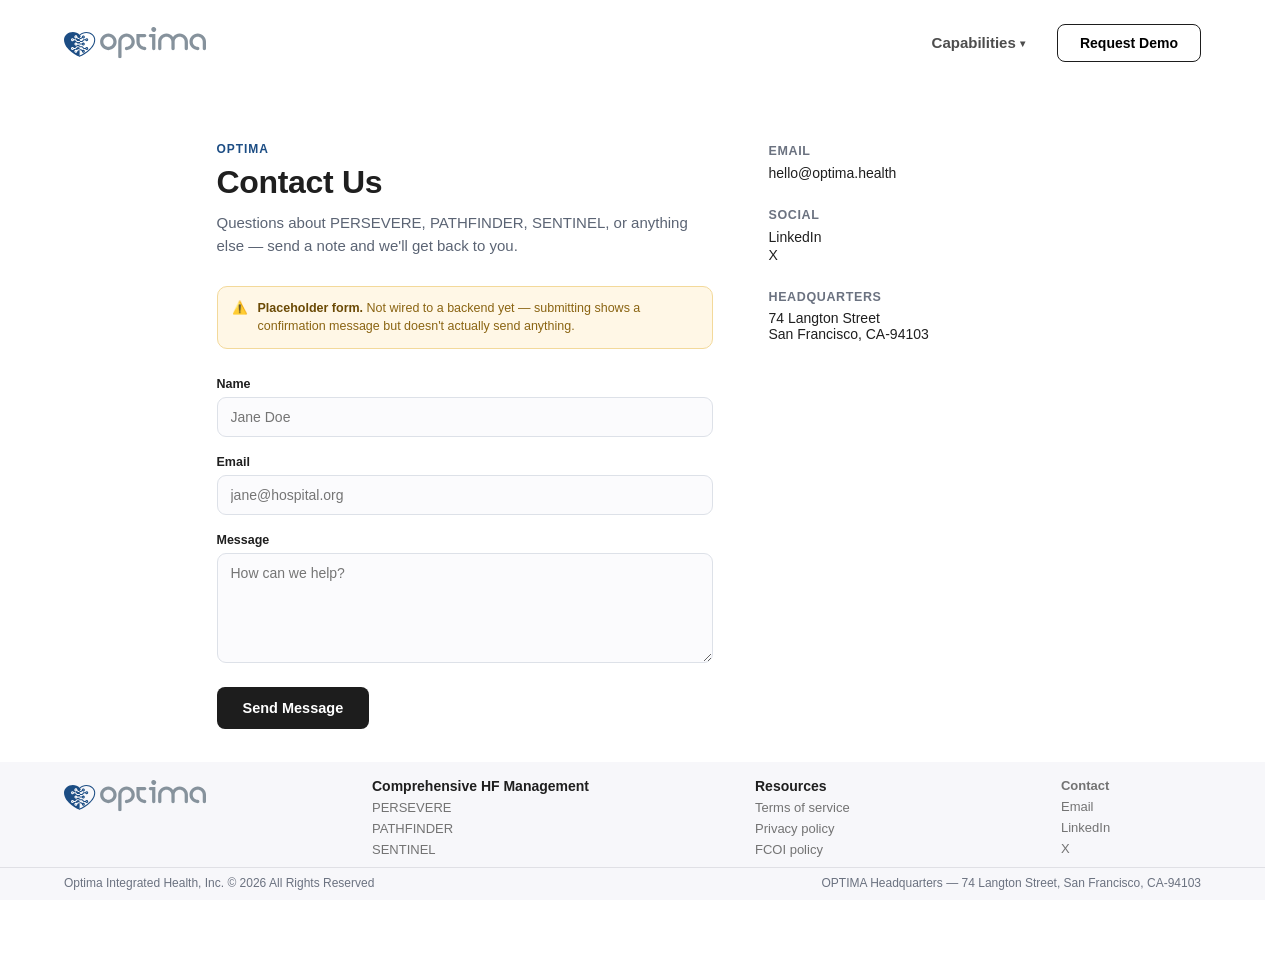
<file: contact.html>
<!DOCTYPE html>
<html lang="en">
<head>
<meta charset="UTF-8" />
<meta name="viewport" content="width=device-width, initial-scale=1.0" />
<title>Contact Us — OPTIMA</title>
<link rel="stylesheet" href="site-chrome.css" />
<style>
  :root{ --accent:#1c4d84; }
  html,body{ margin:0; padding:0; background:#fff; font-family:-apple-system,BlinkMacSystemFont,"Segoe UI",Inter,Roboto,sans-serif; color:#1f1f1f; }
  *,*::before,*::after{ box-sizing:border-box; }

  .wrap{ max-width:880px; margin:0 auto; padding:56px 24px 90px; display:grid; grid-template-columns:1fr 280px; gap:56px; }
  @media (max-width:720px){ .wrap{ grid-template-columns:1fr; } }

  .eyebrow{ font-size:12px; font-weight:700; text-transform:uppercase; letter-spacing:.08em; color:var(--accent); margin:0 0 8px; }
  h1{ margin:0 0 10px; font-size:32px; letter-spacing:-0.01em; }
  .sub{ margin:0 0 28px; font-size:15px; color:#5b6474; line-height:1.55; }

  .placeholder-note{
    display:flex; gap:10px; align-items:flex-start; background:#fff7e6; border:1px solid #f3d99a;
    border-radius:10px; padding:12px 14px; margin-bottom:28px; font-size:12.5px; color:#8a6412; line-height:1.5;
  }
  .placeholder-note b{ color:#6b4a05; }

  form{ display:flex; flex-direction:column; gap:18px; }
  .field{ display:flex; flex-direction:column; gap:6px; }
  .field label{ font-size:12.5px; font-weight:700; color:#1f1f1f; }
  .field input, .field textarea{
    font:inherit; font-size:14px; padding:11px 13px; border-radius:9px; border:1px solid #dde1e8;
    background:#fbfbfd; color:#1f1f1f; outline:none; transition:border-color .15s ease, background .15s ease;
  }
  .field input:focus, .field textarea:focus{ border-color:var(--accent); background:#fff; }
  .field textarea{ resize:vertical; min-height:110px; font-family:inherit; }

  .submit-btn{
    margin-top:6px; align-self:flex-start; background:#1d1d1d; color:#fff; border:none; border-radius:8px;
    padding:13px 26px; font-size:14.5px; font-weight:600; cursor:pointer; transition:background .15s ease, opacity .15s ease;
  }
  .submit-btn:hover{ background:#000; }
  .submit-btn:disabled{ opacity:.6; cursor:default; }

  .confirm{
    display:none; margin-top:18px; background:#e9f5ec; border:1px solid #bfe3c8; color:#1e7a34;
    border-radius:10px; padding:12px 14px; font-size:13px; line-height:1.5;
  }
  .confirm.visible{ display:block; }

  .side{ padding-top:2px; }
  .side-block{ margin-bottom:26px; }
  .side-block h3{ margin:0 0 6px; font-size:12.5px; font-weight:700; text-transform:uppercase; letter-spacing:.05em; color:#6b7280; }
  .side-block a, .side-block p{ margin:0; font-size:14px; color:#1f1f1f; text-decoration:none; }
  .side-block a:hover{ color:var(--accent); text-decoration:underline; }
</style>
</head>
<body>
<div id="site-header"></div>

<div class="wrap">
  <div>
    <p class="eyebrow">OPTIMA</p>
    <h1>Contact Us</h1>
    <p class="sub">Questions about PERSEVERE, PATHFINDER, SENTINEL, or anything else — send a note and we'll get back to you.</p>

    <div class="placeholder-note">
      <span>&#9888;&#65039;</span>
      <span><b>Placeholder form.</b> Not wired to a backend yet — submitting shows a confirmation message but doesn't actually send anything.</span>
    </div>

    <form id="contactForm">
      <div class="field">
        <label for="cname">Name</label>
        <input id="cname" name="cname" type="text" placeholder="Jane Doe" required />
      </div>
      <div class="field">
        <label for="cemail">Email</label>
        <input id="cemail" name="cemail" type="email" placeholder="jane@hospital.org" required />
      </div>
      <div class="field">
        <label for="cmsg">Message</label>
        <textarea id="cmsg" name="cmsg" placeholder="How can we help?" required></textarea>
      </div>
      <button class="submit-btn" type="submit">Send Message</button>
      <div class="confirm" id="confirmMsg">Thanks — this is a placeholder confirmation. A real submission would be routed to the OPTIMA team here.</div>
    </form>
  </div>

  <div class="side">
    <div class="side-block">
      <h3>Email</h3>
      <a href="mailto:hello@optima.health">hello@optima.health</a>
    </div>
    <div class="side-block">
      <h3>Social</h3>
      <a href="#" rel="noopener">LinkedIn</a><br/>
      <a href="#" rel="noopener">X</a>
    </div>
    <div class="side-block">
      <h3>Headquarters</h3>
      <p>74 Langton Street<br/>San Francisco, CA-94103</p>
    </div>
  </div>
</div>

<div id="site-footer"></div>

<script src="site-chrome.js"></script>
<script>
  document.getElementById("contactForm").addEventListener("submit", function(e){
    e.preventDefault();
    const btn = this.querySelector(".submit-btn");
    btn.disabled = true;
    btn.textContent = "Message Sent";
    document.getElementById("confirmMsg").classList.add("visible");
  });
</script>
</body>
</html>
</file>
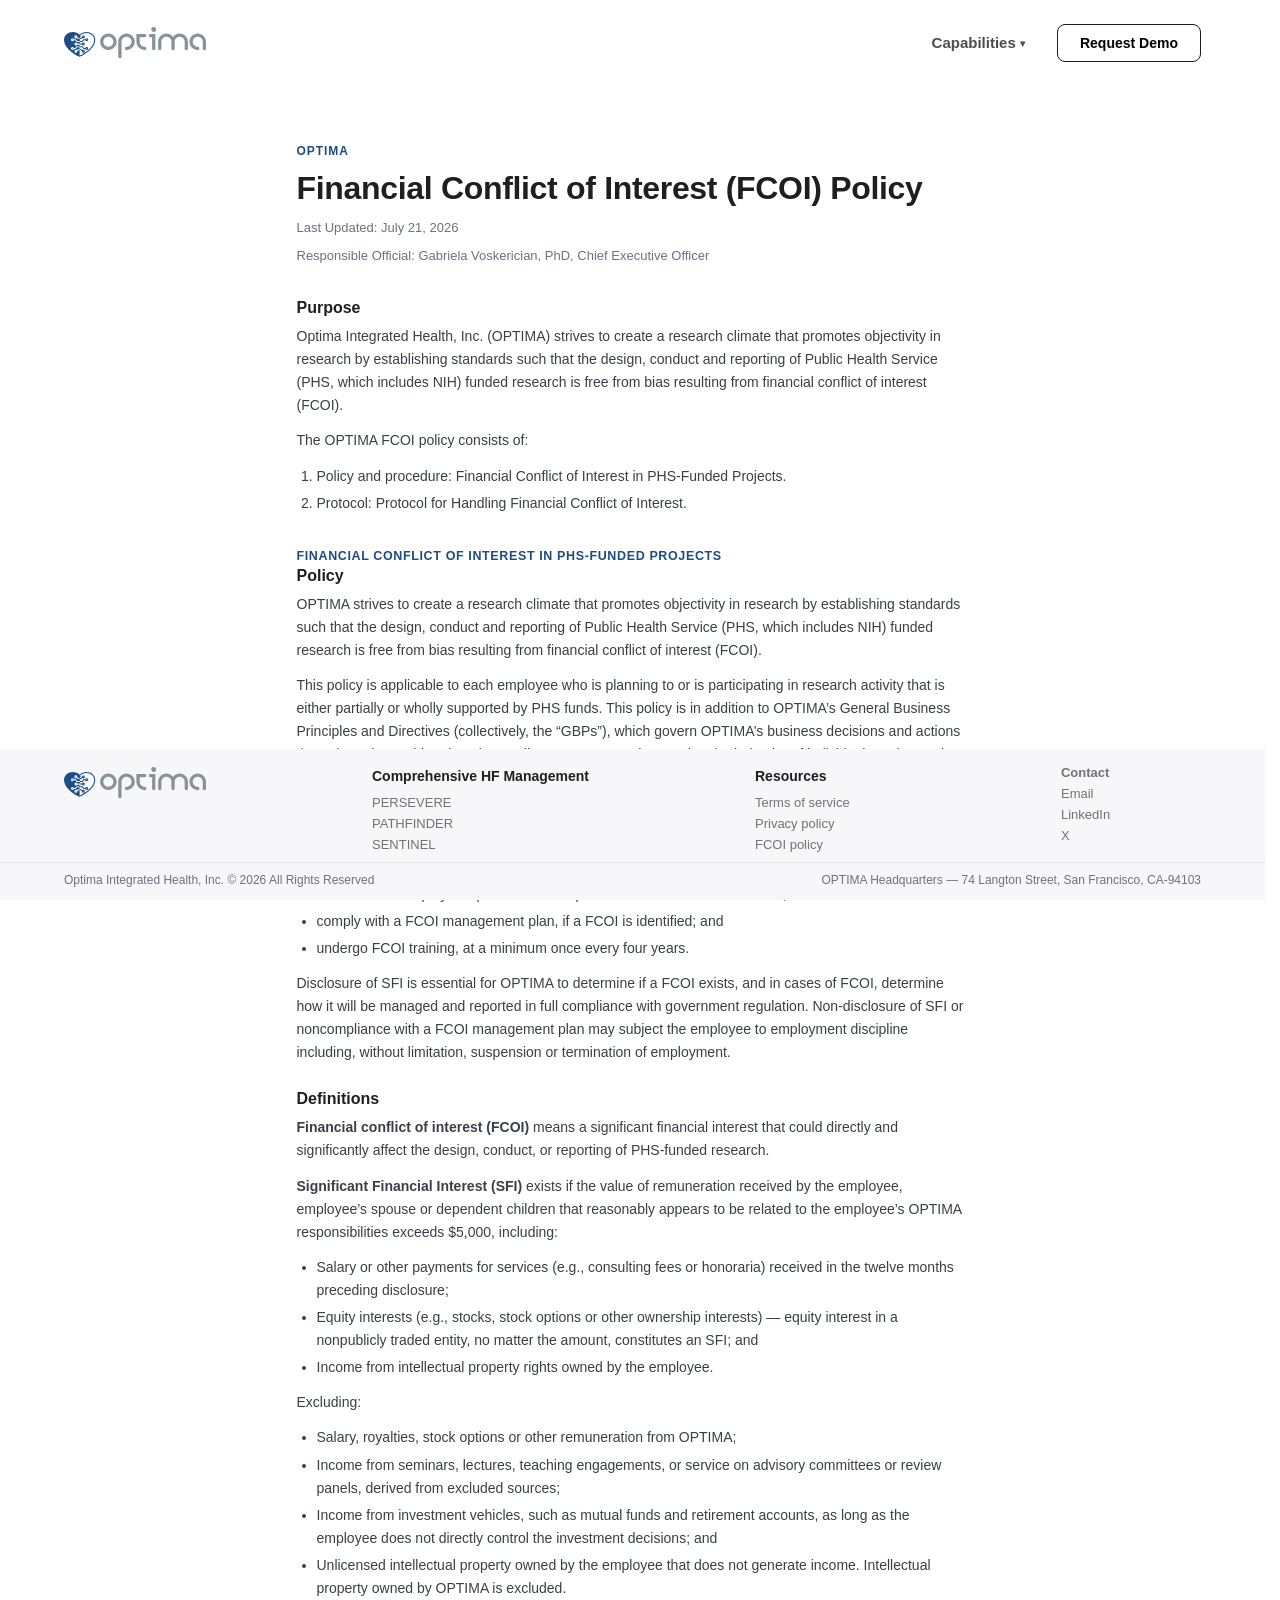
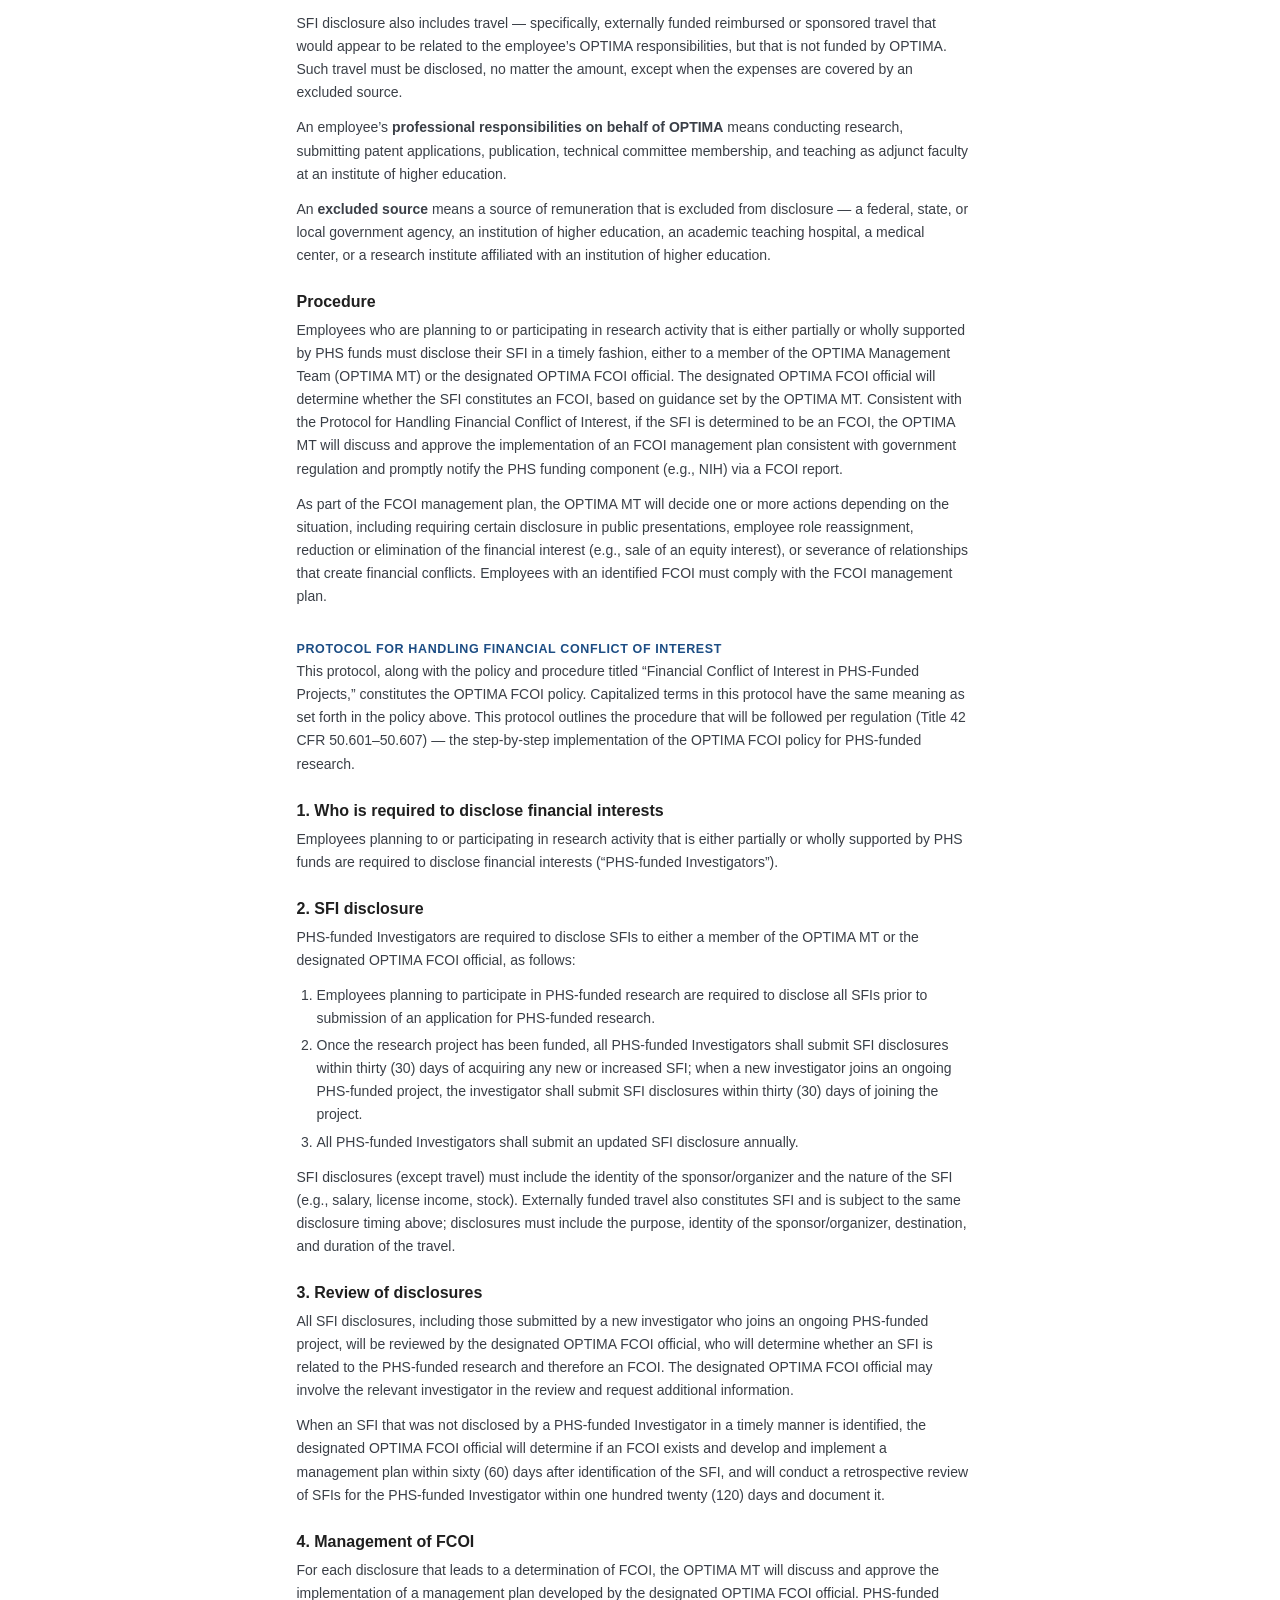
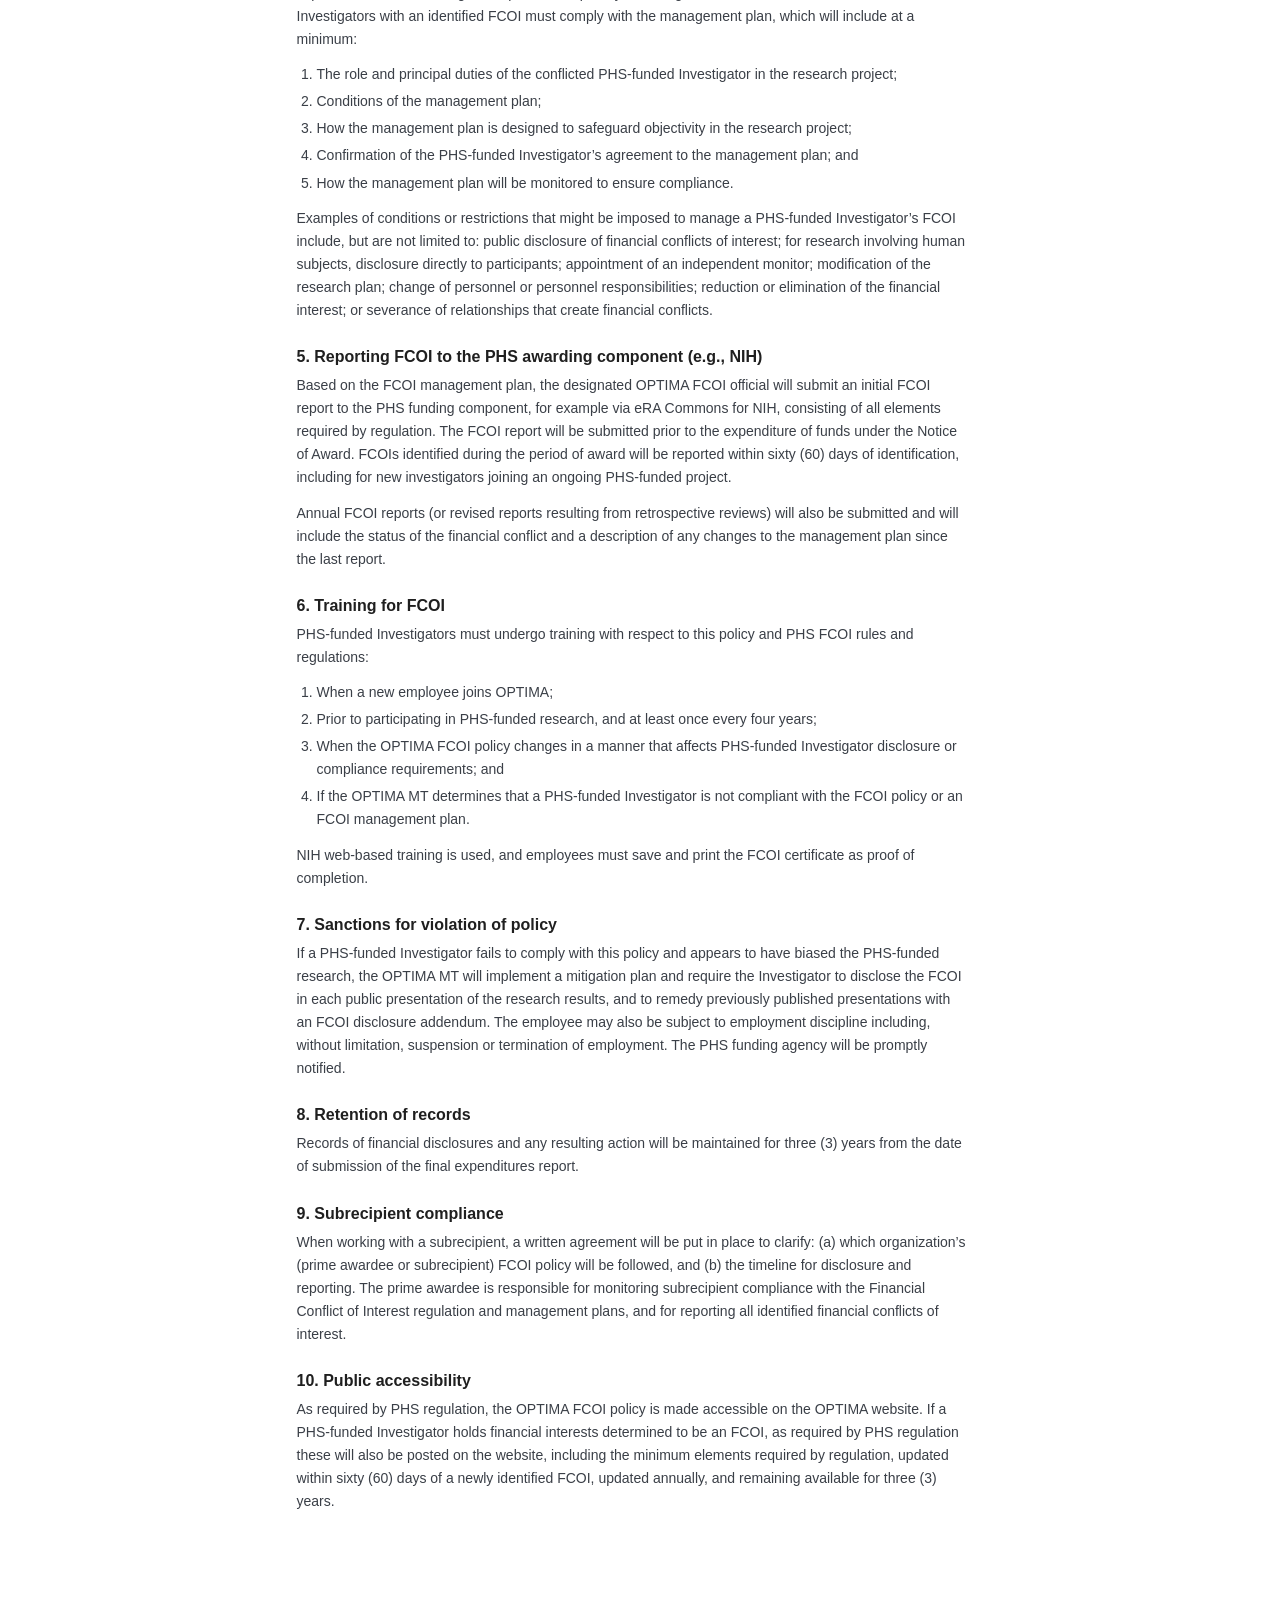
<file: fcoi-policy.html>
<!DOCTYPE html>
<html lang="en">
<head>
<meta charset="UTF-8" />
<meta name="viewport" content="width=device-width, initial-scale=1.0" />
<title>FCOI Policy — OPTIMA</title>
<link rel="stylesheet" href="site-chrome.css" />
<style>
  :root{ --accent:#1c4d84; }
  html,body{ margin:0; padding:0; background:#fff; font-family:-apple-system,BlinkMacSystemFont,"Segoe UI",Inter,Roboto,sans-serif; color:#1f1f1f; }
  *,*::before,*::after{ box-sizing:border-box; }
  .wrap{ max-width:720px; margin:0 auto; padding:56px 24px 90px; }
  .eyebrow{ font-size:12px; font-weight:700; text-transform:uppercase; letter-spacing:.08em; color:var(--accent); margin:0 0 8px; }
  h1{ margin:0 0 10px; font-size:32px; letter-spacing:-0.01em; }
  .updated{ margin:0 0 8px; font-size:13px; color:#6b7280; }
  .official{ margin:0 0 32px; font-size:13px; color:#6b7280; line-height:1.6; }
  h3{ font-size:12.5px; font-weight:700; text-transform:uppercase; letter-spacing:.05em; color:var(--accent); margin:34px 0 4px; }
  section{ margin-bottom:26px; }
  h2{ font-size:16px; margin:0 0 8px; }
  p{ font-size:14px; line-height:1.65; color:#3a3f47; margin:0 0 12px; }
  p:last-child{ margin-bottom:0; }
  ul,ol{ font-size:14px; line-height:1.65; color:#3a3f47; margin:0 0 12px; padding-left:20px; }
  li{ margin-bottom:4px; }
  a{ color:var(--accent); }
</style>
</head>
<body>
<div id="site-header"></div>

<div class="wrap">
  <p class="eyebrow">OPTIMA</p>
  <h1>Financial Conflict of Interest (FCOI) Policy</h1>
  <p class="updated">Last Updated: July 21, 2026</p>
  <p class="official">Responsible Official: Gabriela Voskerician, PhD, Chief Executive Officer</p>

  <section>
    <h2>Purpose</h2>
    <p>Optima Integrated Health, Inc. (OPTIMA) strives to create a research climate that promotes objectivity in research by establishing standards such that the design, conduct and reporting of Public Health Service (PHS, which includes NIH) funded research is free from bias resulting from financial conflict of interest (FCOI).</p>
    <p>The OPTIMA FCOI policy consists of:</p>
    <ol>
      <li>Policy and procedure: Financial Conflict of Interest in PHS-Funded Projects.</li>
      <li>Protocol: Protocol for Handling Financial Conflict of Interest.</li>
    </ol>
  </section>

  <h3>Financial Conflict of Interest in PHS-Funded Projects</h3>

  <section>
    <h2>Policy</h2>
    <p>OPTIMA strives to create a research climate that promotes objectivity in research by establishing standards such that the design, conduct and reporting of Public Health Service (PHS, which includes NIH) funded research is free from bias resulting from financial conflict of interest (FCOI).</p>
    <p>This policy is applicable to each employee who is planning to or is participating in research activity that is either partially or wholly supported by PHS funds. This policy is in addition to OPTIMA&rsquo;s General Business Principles and Directives (collectively, the &ldquo;GBPs&rdquo;), which govern OPTIMA&rsquo;s business decisions and actions throughout the world and apply equally to corporate actions and to the behavior of individual employees in conducting OPTIMA&rsquo;s business. If there is a conflict between this policy and the GBPs, the GBPs will govern.</p>
    <p>Each such employee must:</p>
    <ul>
      <li>disclose his or her significant financial interests (SFI) in non-OPTIMA entities that would appear to be related to the employee&rsquo;s professional responsibilities on behalf of OPTIMA;</li>
      <li>comply with a FCOI management plan, if a FCOI is identified; and</li>
      <li>undergo FCOI training, at a minimum once every four years.</li>
    </ul>
    <p>Disclosure of SFI is essential for OPTIMA to determine if a FCOI exists, and in cases of FCOI, determine how it will be managed and reported in full compliance with government regulation. Non-disclosure of SFI or noncompliance with a FCOI management plan may subject the employee to employment discipline including, without limitation, suspension or termination of employment.</p>
  </section>

  <section>
    <h2>Definitions</h2>
    <p><strong>Financial conflict of interest (FCOI)</strong> means a significant financial interest that could directly and significantly affect the design, conduct, or reporting of PHS-funded research.</p>
    <p><strong>Significant Financial Interest (SFI)</strong> exists if the value of remuneration received by the employee, employee&rsquo;s spouse or dependent children that reasonably appears to be related to the employee&rsquo;s OPTIMA responsibilities exceeds $5,000, including:</p>
    <ul>
      <li>Salary or other payments for services (e.g., consulting fees or honoraria) received in the twelve months preceding disclosure;</li>
      <li>Equity interests (e.g., stocks, stock options or other ownership interests) &mdash; equity interest in a nonpublicly traded entity, no matter the amount, constitutes an SFI; and</li>
      <li>Income from intellectual property rights owned by the employee.</li>
    </ul>
    <p>Excluding:</p>
    <ul>
      <li>Salary, royalties, stock options or other remuneration from OPTIMA;</li>
      <li>Income from seminars, lectures, teaching engagements, or service on advisory committees or review panels, derived from excluded sources;</li>
      <li>Income from investment vehicles, such as mutual funds and retirement accounts, as long as the employee does not directly control the investment decisions; and</li>
      <li>Unlicensed intellectual property owned by the employee that does not generate income. Intellectual property owned by OPTIMA is excluded.</li>
    </ul>
    <p>SFI disclosure also includes travel &mdash; specifically, externally funded reimbursed or sponsored travel that would appear to be related to the employee&rsquo;s OPTIMA responsibilities, but that is not funded by OPTIMA. Such travel must be disclosed, no matter the amount, except when the expenses are covered by an excluded source.</p>
    <p>An employee&rsquo;s <strong>professional responsibilities on behalf of OPTIMA</strong> means conducting research, submitting patent applications, publication, technical committee membership, and teaching as adjunct faculty at an institute of higher education.</p>
    <p>An <strong>excluded source</strong> means a source of remuneration that is excluded from disclosure &mdash; a federal, state, or local government agency, an institution of higher education, an academic teaching hospital, a medical center, or a research institute affiliated with an institution of higher education.</p>
  </section>

  <section>
    <h2>Procedure</h2>
    <p>Employees who are planning to or participating in research activity that is either partially or wholly supported by PHS funds must disclose their SFI in a timely fashion, either to a member of the OPTIMA Management Team (OPTIMA MT) or the designated OPTIMA FCOI official. The designated OPTIMA FCOI official will determine whether the SFI constitutes an FCOI, based on guidance set by the OPTIMA MT. Consistent with the Protocol for Handling Financial Conflict of Interest, if the SFI is determined to be an FCOI, the OPTIMA MT will discuss and approve the implementation of an FCOI management plan consistent with government regulation and promptly notify the PHS funding component (e.g., NIH) via a FCOI report.</p>
    <p>As part of the FCOI management plan, the OPTIMA MT will decide one or more actions depending on the situation, including requiring certain disclosure in public presentations, employee role reassignment, reduction or elimination of the financial interest (e.g., sale of an equity interest), or severance of relationships that create financial conflicts. Employees with an identified FCOI must comply with the FCOI management plan.</p>
  </section>

  <h3>Protocol for Handling Financial Conflict of Interest</h3>

  <section>
    <p>This protocol, along with the policy and procedure titled &ldquo;Financial Conflict of Interest in PHS-Funded Projects,&rdquo; constitutes the OPTIMA FCOI policy. Capitalized terms in this protocol have the same meaning as set forth in the policy above. This protocol outlines the procedure that will be followed per regulation (Title 42 CFR 50.601&ndash;50.607) &mdash; the step-by-step implementation of the OPTIMA FCOI policy for PHS-funded research.</p>
  </section>

  <section>
    <h2>1. Who is required to disclose financial interests</h2>
    <p>Employees planning to or participating in research activity that is either partially or wholly supported by PHS funds are required to disclose financial interests (&ldquo;PHS-funded Investigators&rdquo;).</p>
  </section>

  <section>
    <h2>2. SFI disclosure</h2>
    <p>PHS-funded Investigators are required to disclose SFIs to either a member of the OPTIMA MT or the designated OPTIMA FCOI official, as follows:</p>
    <ol>
      <li>Employees planning to participate in PHS-funded research are required to disclose all SFIs prior to submission of an application for PHS-funded research.</li>
      <li>Once the research project has been funded, all PHS-funded Investigators shall submit SFI disclosures within thirty (30) days of acquiring any new or increased SFI; when a new investigator joins an ongoing PHS-funded project, the investigator shall submit SFI disclosures within thirty (30) days of joining the project.</li>
      <li>All PHS-funded Investigators shall submit an updated SFI disclosure annually.</li>
    </ol>
    <p>SFI disclosures (except travel) must include the identity of the sponsor/organizer and the nature of the SFI (e.g., salary, license income, stock). Externally funded travel also constitutes SFI and is subject to the same disclosure timing above; disclosures must include the purpose, identity of the sponsor/organizer, destination, and duration of the travel.</p>
  </section>

  <section>
    <h2>3. Review of disclosures</h2>
    <p>All SFI disclosures, including those submitted by a new investigator who joins an ongoing PHS-funded project, will be reviewed by the designated OPTIMA FCOI official, who will determine whether an SFI is related to the PHS-funded research and therefore an FCOI. The designated OPTIMA FCOI official may involve the relevant investigator in the review and request additional information.</p>
    <p>When an SFI that was not disclosed by a PHS-funded Investigator in a timely manner is identified, the designated OPTIMA FCOI official will determine if an FCOI exists and develop and implement a management plan within sixty (60) days after identification of the SFI, and will conduct a retrospective review of SFIs for the PHS-funded Investigator within one hundred twenty (120) days and document it.</p>
  </section>

  <section>
    <h2>4. Management of FCOI</h2>
    <p>For each disclosure that leads to a determination of FCOI, the OPTIMA MT will discuss and approve the implementation of a management plan developed by the designated OPTIMA FCOI official. PHS-funded Investigators with an identified FCOI must comply with the management plan, which will include at a minimum:</p>
    <ol>
      <li>The role and principal duties of the conflicted PHS-funded Investigator in the research project;</li>
      <li>Conditions of the management plan;</li>
      <li>How the management plan is designed to safeguard objectivity in the research project;</li>
      <li>Confirmation of the PHS-funded Investigator&rsquo;s agreement to the management plan; and</li>
      <li>How the management plan will be monitored to ensure compliance.</li>
    </ol>
    <p>Examples of conditions or restrictions that might be imposed to manage a PHS-funded Investigator&rsquo;s FCOI include, but are not limited to: public disclosure of financial conflicts of interest; for research involving human subjects, disclosure directly to participants; appointment of an independent monitor; modification of the research plan; change of personnel or personnel responsibilities; reduction or elimination of the financial interest; or severance of relationships that create financial conflicts.</p>
  </section>

  <section>
    <h2>5. Reporting FCOI to the PHS awarding component (e.g., NIH)</h2>
    <p>Based on the FCOI management plan, the designated OPTIMA FCOI official will submit an initial FCOI report to the PHS funding component, for example via eRA Commons for NIH, consisting of all elements required by regulation. The FCOI report will be submitted prior to the expenditure of funds under the Notice of Award. FCOIs identified during the period of award will be reported within sixty (60) days of identification, including for new investigators joining an ongoing PHS-funded project.</p>
    <p>Annual FCOI reports (or revised reports resulting from retrospective reviews) will also be submitted and will include the status of the financial conflict and a description of any changes to the management plan since the last report.</p>
  </section>

  <section>
    <h2>6. Training for FCOI</h2>
    <p>PHS-funded Investigators must undergo training with respect to this policy and PHS FCOI rules and regulations:</p>
    <ol>
      <li>When a new employee joins OPTIMA;</li>
      <li>Prior to participating in PHS-funded research, and at least once every four years;</li>
      <li>When the OPTIMA FCOI policy changes in a manner that affects PHS-funded Investigator disclosure or compliance requirements; and</li>
      <li>If the OPTIMA MT determines that a PHS-funded Investigator is not compliant with the FCOI policy or an FCOI management plan.</li>
    </ol>
    <p>NIH web-based training is used, and employees must save and print the FCOI certificate as proof of completion.</p>
  </section>

  <section>
    <h2>7. Sanctions for violation of policy</h2>
    <p>If a PHS-funded Investigator fails to comply with this policy and appears to have biased the PHS-funded research, the OPTIMA MT will implement a mitigation plan and require the Investigator to disclose the FCOI in each public presentation of the research results, and to remedy previously published presentations with an FCOI disclosure addendum. The employee may also be subject to employment discipline including, without limitation, suspension or termination of employment. The PHS funding agency will be promptly notified.</p>
  </section>

  <section>
    <h2>8. Retention of records</h2>
    <p>Records of financial disclosures and any resulting action will be maintained for three (3) years from the date of submission of the final expenditures report.</p>
  </section>

  <section>
    <h2>9. Subrecipient compliance</h2>
    <p>When working with a subrecipient, a written agreement will be put in place to clarify: (a) which organization&rsquo;s (prime awardee or subrecipient) FCOI policy will be followed, and (b) the timeline for disclosure and reporting. The prime awardee is responsible for monitoring subrecipient compliance with the Financial Conflict of Interest regulation and management plans, and for reporting all identified financial conflicts of interest.</p>
  </section>

  <section>
    <h2>10. Public accessibility</h2>
    <p>As required by PHS regulation, the OPTIMA FCOI policy is made accessible on the OPTIMA website. If a PHS-funded Investigator holds financial interests determined to be an FCOI, as required by PHS regulation these will also be posted on the website, including the minimum elements required by regulation, updated within sixty (60) days of a newly identified FCOI, updated annually, and remaining available for three (3) years.</p>
  </section>
</div>

<div id="site-footer"></div>
<script src="site-chrome.js"></script>
</body>
</html>
</file>
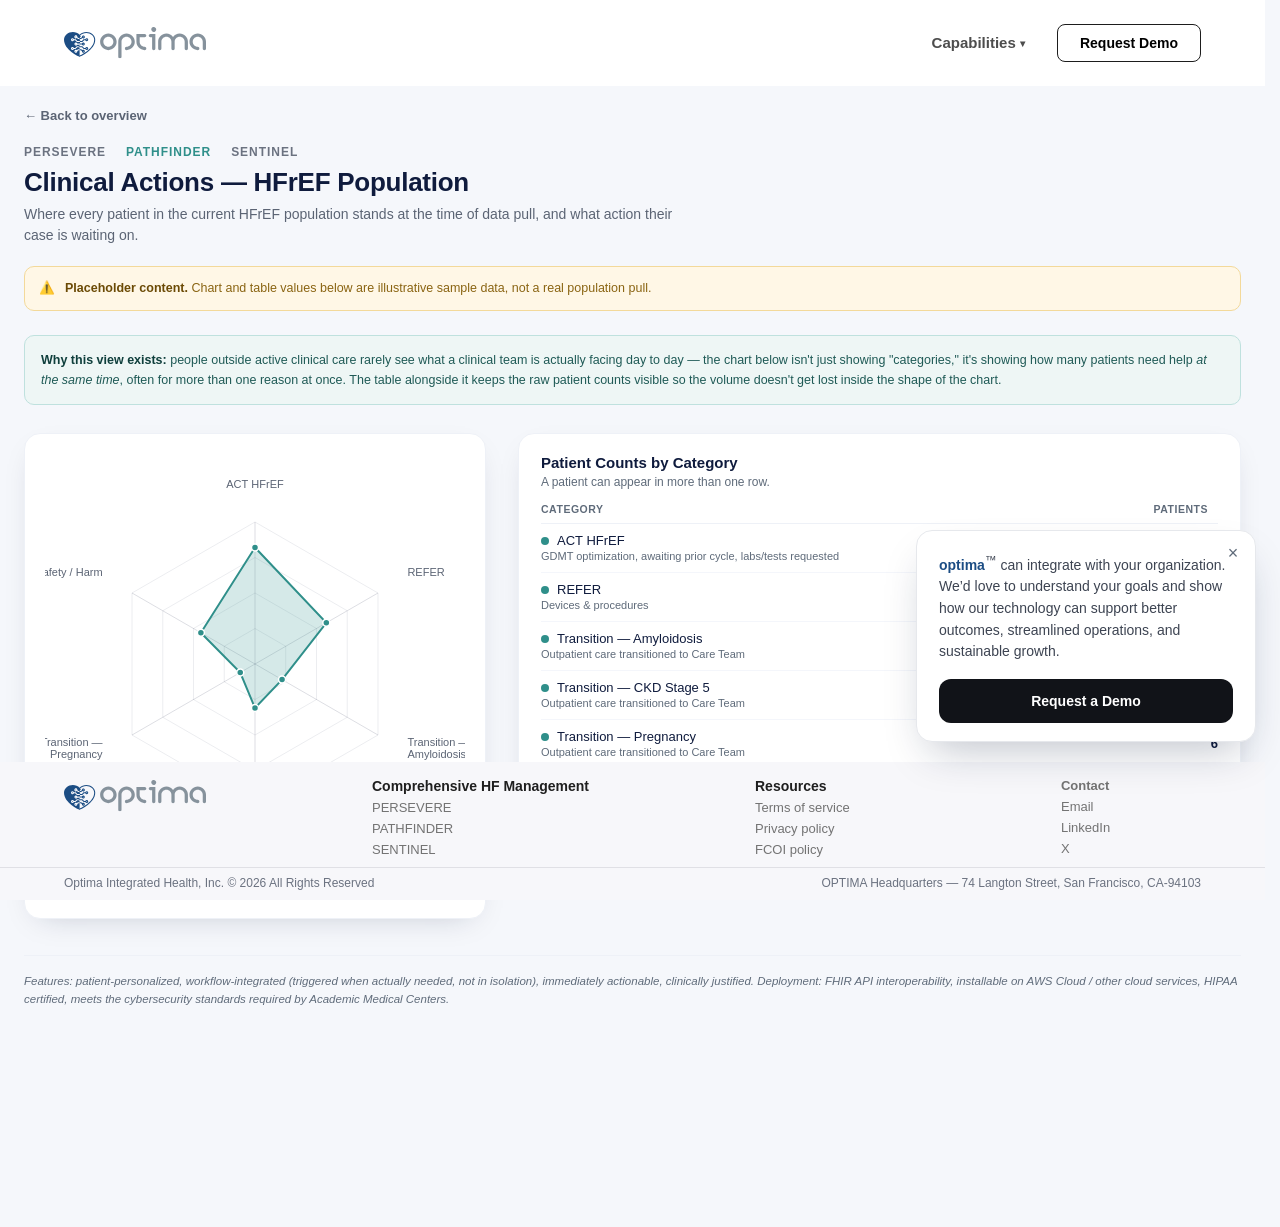
<file: pathfinder-radar.html>
<!DOCTYPE html>
<html lang="en">
<head>
<meta charset="UTF-8" />
<meta name="viewport" content="width=device-width, initial-scale=1.0" />
<title>Volume & Actions — PATHFINDER</title>
<link rel="stylesheet" href="site-chrome.css" />
<style>
  :root{ --accent:#2f8f8a; }
  /* Matches reviewacase.html's reset. Without it, .wrap's max-width:1440px
     + padding:24px computed as a 1488px content-box (padding added outside
     the width), vs. reviewacase.html's border-box .cap-header/.ce-root
     which cap the *total* box at 1440px — a 48px discrepancy that shifted
     this page's content left relative to PERSEVERE's. */
  *, *::before, *::after{ box-sizing:border-box; }
  html,body{ margin:0; padding:0; background:#f5f7fb; font-family:-apple-system,BlinkMacSystemFont,"Segoe UI",Inter,Roboto,sans-serif; color:#0f1b3d; }
  .wrap{ max-width:1440px; margin:0 auto; padding:20px 24px 80px; }
  .back{ display:inline-flex; align-items:center; gap:6px; font-size:13px; font-weight:700; color:#5b6474; text-decoration:none; margin-bottom:22px; }
  .back:hover{ color:var(--accent); }
  .eyebrow{ font-size:12px; font-weight:800; text-transform:uppercase; letter-spacing:.08em; color:var(--accent); margin:0 0 6px; }
  h1{ margin:0 0 6px; font-size:26px; letter-spacing:-0.01em; }
  .sub{ margin:0 0 20px; font-size:14px; color:#5b6474; line-height:1.5; max-width:680px; }
  .placeholder-note{
    display:flex; gap:10px; align-items:flex-start; background:#fff7e6; border:1px solid #f3d99a;
    border-radius:10px; padding:12px 14px; margin-bottom:24px; font-size:12.5px; color:#8a6412; line-height:1.5;
  }
  .placeholder-note b{ color:#6b4a05; }
  .gv-note{
    background:#eef6f5; border:1px solid #bfe1de; border-radius:10px; padding:14px 16px; margin-bottom:28px;
    font-size:12.5px; color:#1f5a56; line-height:1.6;
  }
  .gv-note b{ color:#0f3f3c; }

  .layout{ display:flex; gap:32px; flex-wrap:wrap; align-items:flex-start; }
  .chart-card{
    background:#fff; border-radius:16px; padding:20px; box-shadow:0 10px 30px -16px rgba(15,27,61,0.25);
    border:1px solid #eef1f7; flex:none;
  }
  .chart-caption{ text-align:center; font-size:11.5px; color:#5f6b7a; margin-top:8px; }

  .table-card{
    background:#fff; border-radius:16px; padding:20px 22px; box-shadow:0 10px 30px -16px rgba(15,27,61,0.25);
    border:1px solid #eef1f7; flex:1; min-width:320px;
  }
  .table-card h2{ margin:0 0 4px; font-size:15px; }
  .table-card .table-sub{ margin:0 0 14px; font-size:12px; color:#5f6b7a; }
  table{ width:100%; border-collapse:collapse; font-size:13px; }
  th{ text-align:left; font-size:10.5px; text-transform:uppercase; letter-spacing:.05em; color:#5f6b7a; padding:0 10px 8px 0; border-bottom:1px solid #eef1f7; }
  td{ padding:9px 10px 9px 0; border-bottom:1px solid #f4f6fb; }
  td.num{ font-weight:800; color:#0f1b3d; text-align:right; padding-right:0; }
  tr:last-child td{ border-bottom:none; }
  .dot{ display:inline-block; width:8px; height:8px; border-radius:50%; margin-right:8px; }

  footer{ margin-top:36px; font-size:11.5px; color:#5f6b7a; font-style:italic; line-height:1.6; border-top:1px solid #eef1f7; padding-top:16px; }
</style>
</head>
<body data-demo-popup>
<div id="site-header"></div>
<div class="wrap">
  <a class="back" href="lego-heart-split.html">&larr; Back to overview</a>
  <nav class="cap-tabs" aria-label="Capabilities">
    <a href="reviewacase.html">PERSEVERE</a>
    <a href="pathfinder-radar.html" class="active">PATHFINDER</a>
    <a href="sentinel.html">SENTINEL</a>
  </nav>
  <h1>Clinical Actions — HFrEF Population</h1>
  <p class="sub">Where every patient in the current HFrEF population stands at the time of data pull, and what action their case is waiting on.</p>

  <div class="placeholder-note">
    <span>&#9888;&#65039;</span>
    <span><b>Placeholder content.</b> Chart and table values below are illustrative sample data, not a real population pull.</span>
  </div>

  <div class="gv-note">
    <b>Why this view exists:</b> people outside active clinical care rarely see what a clinical team is actually facing day to day — the chart below isn't just showing "categories," it's showing how many patients need help <em>at the same time</em>, often for more than one reason at once. The table alongside it keeps the raw patient counts visible so the volume doesn't get lost inside the shape of the chart.
  </div>

  <div class="layout">
    <div class="chart-card">
      <canvas id="radar" width="420" height="420"></canvas>
      <div class="chart-caption">Relative volume by action category (illustrative)</div>
    </div>

    <div class="table-card">
      <h2>Patient Counts by Category</h2>
      <p class="table-sub">A patient can appear in more than one row.</p>
      <table>
        <thead><tr><th>Category</th><th style="text-align:right;">Patients</th></tr></thead>
        <tbody id="tableBody"></tbody>
      </table>
    </div>
  </div>

  <footer>
    Features: patient-personalized, workflow-integrated (triggered when actually needed, not in isolation), immediately actionable, clinically justified. Deployment: FHIR API interoperability, installable on AWS Cloud / other cloud services, HIPAA certified, meets the cybersecurity standards required by Academic Medical Centers.
  </footer>
</div>
<div id="site-footer"></div>
<script src="site-chrome.js"></script>

<script>
(function(){
  "use strict";

  // Illustrative sample data only — see placeholder note above. Values are
  // 0-100 (relative volume) for the radar plot, paired with a rough patient
  // count for the table so the raw scale of "how many people need help
  // right now" doesn't disappear into a normalized chart shape.
  const DATA = [
    { label:"ACT HFrEF",                    sub:"GDMT optimization, awaiting prior cycle, labs/tests requested", value:82, count:146 },
    { label:"REFER",                        sub:"Devices & procedures",                                          value:58, count:97  },
    { label:"Transition — Amyloidosis",     sub:"Outpatient care transitioned to Care Team",                     value:22, count:19  },
    { label:"Transition — CKD Stage 5",     sub:"Outpatient care transitioned to Care Team",                     value:31, count:28  },
    { label:"Transition — Pregnancy",       sub:"Outpatient care transitioned to Care Team",                     value:12, count:6   },
    { label:"Safety / Harm",                sub:"Drug stop, dose decrease, or replacement flagged",              value:44, count:52  },
  ];

  const ACCENT = "#2f8f8a";

  function drawRadar(){
    const canvas = document.getElementById("radar");
    const ctx = canvas.getContext("2d");
    const cx = canvas.width/2, cy = canvas.height/2;
    const radius = Math.min(cx,cy) - 68;
    const n = DATA.length;
    const rings = 4;

    ctx.clearRect(0,0,canvas.width,canvas.height);

    function pointFor(i, r){
      const angle = -Math.PI/2 + (i/n)*Math.PI*2;
      return [cx + Math.cos(angle)*r, cy + Math.sin(angle)*r];
    }

    // grid rings
    ctx.strokeStyle = "rgba(15,27,61,0.08)";
    ctx.lineWidth = 1;
    for(let ring=1; ring<=rings; ring++){
      const r = radius * (ring/rings);
      ctx.beginPath();
      for(let i=0;i<=n;i++){
        const [x,y] = pointFor(i % n, r);
        if(i===0) ctx.moveTo(x,y); else ctx.lineTo(x,y);
      }
      ctx.stroke();
    }

    // axis spokes + labels
    ctx.strokeStyle = "rgba(15,27,61,0.14)";
    ctx.fillStyle = "#5b6474";
    ctx.font = "11px -apple-system, Segoe UI, Roboto, sans-serif";
    for(let i=0;i<n;i++){
      const [x,y] = pointFor(i, radius);
      ctx.beginPath();
      ctx.moveTo(cx,cy);
      ctx.lineTo(x,y);
      ctx.stroke();

      const [lx,ly] = pointFor(i, radius + 34);
      ctx.textAlign = Math.cos(-Math.PI/2 + (i/n)*Math.PI*2) > 0.15 ? "left" : Math.cos(-Math.PI/2 + (i/n)*Math.PI*2) < -0.15 ? "right" : "center";
      const words = DATA[i].label.split(" ");
      let line = "";
      const lines = [];
      words.forEach(w => {
        if((line + " " + w).trim().length > 16){ lines.push(line.trim()); line = w; }
        else line = (line + " " + w).trim();
      });
      if(line) lines.push(line);
      lines.forEach((ln, li) => ctx.fillText(ln, lx, ly + li*12 - (lines.length-1)*6));
    }

    // data polygon
    ctx.beginPath();
    DATA.forEach((d,i) => {
      const [x,y] = pointFor(i, radius * (d.value/100));
      if(i===0) ctx.moveTo(x,y); else ctx.lineTo(x,y);
    });
    ctx.closePath();
    ctx.fillStyle = ACCENT + "33";
    ctx.strokeStyle = ACCENT;
    ctx.lineWidth = 2;
    ctx.fill();
    ctx.stroke();

    // data points
    DATA.forEach((d,i) => {
      const [x,y] = pointFor(i, radius * (d.value/100));
      ctx.beginPath();
      ctx.arc(x,y,3.5,0,Math.PI*2);
      ctx.fillStyle = ACCENT;
      ctx.fill();
      ctx.strokeStyle = "#fff";
      ctx.lineWidth = 1.5;
      ctx.stroke();
    });
  }
  drawRadar();

  const tbody = document.getElementById("tableBody");
  tbody.innerHTML = DATA.map(d => `
    <tr>
      <td><span class="dot" style="background:${ACCENT}"></span>${d.label}<br/><span style="color:#5f6b7a; font-size:11px;">${d.sub}</span></td>
      <td class="num">${d.count}</td>
    </tr>
  `).join("");
})();
</script>
</body>
</html>
</file>
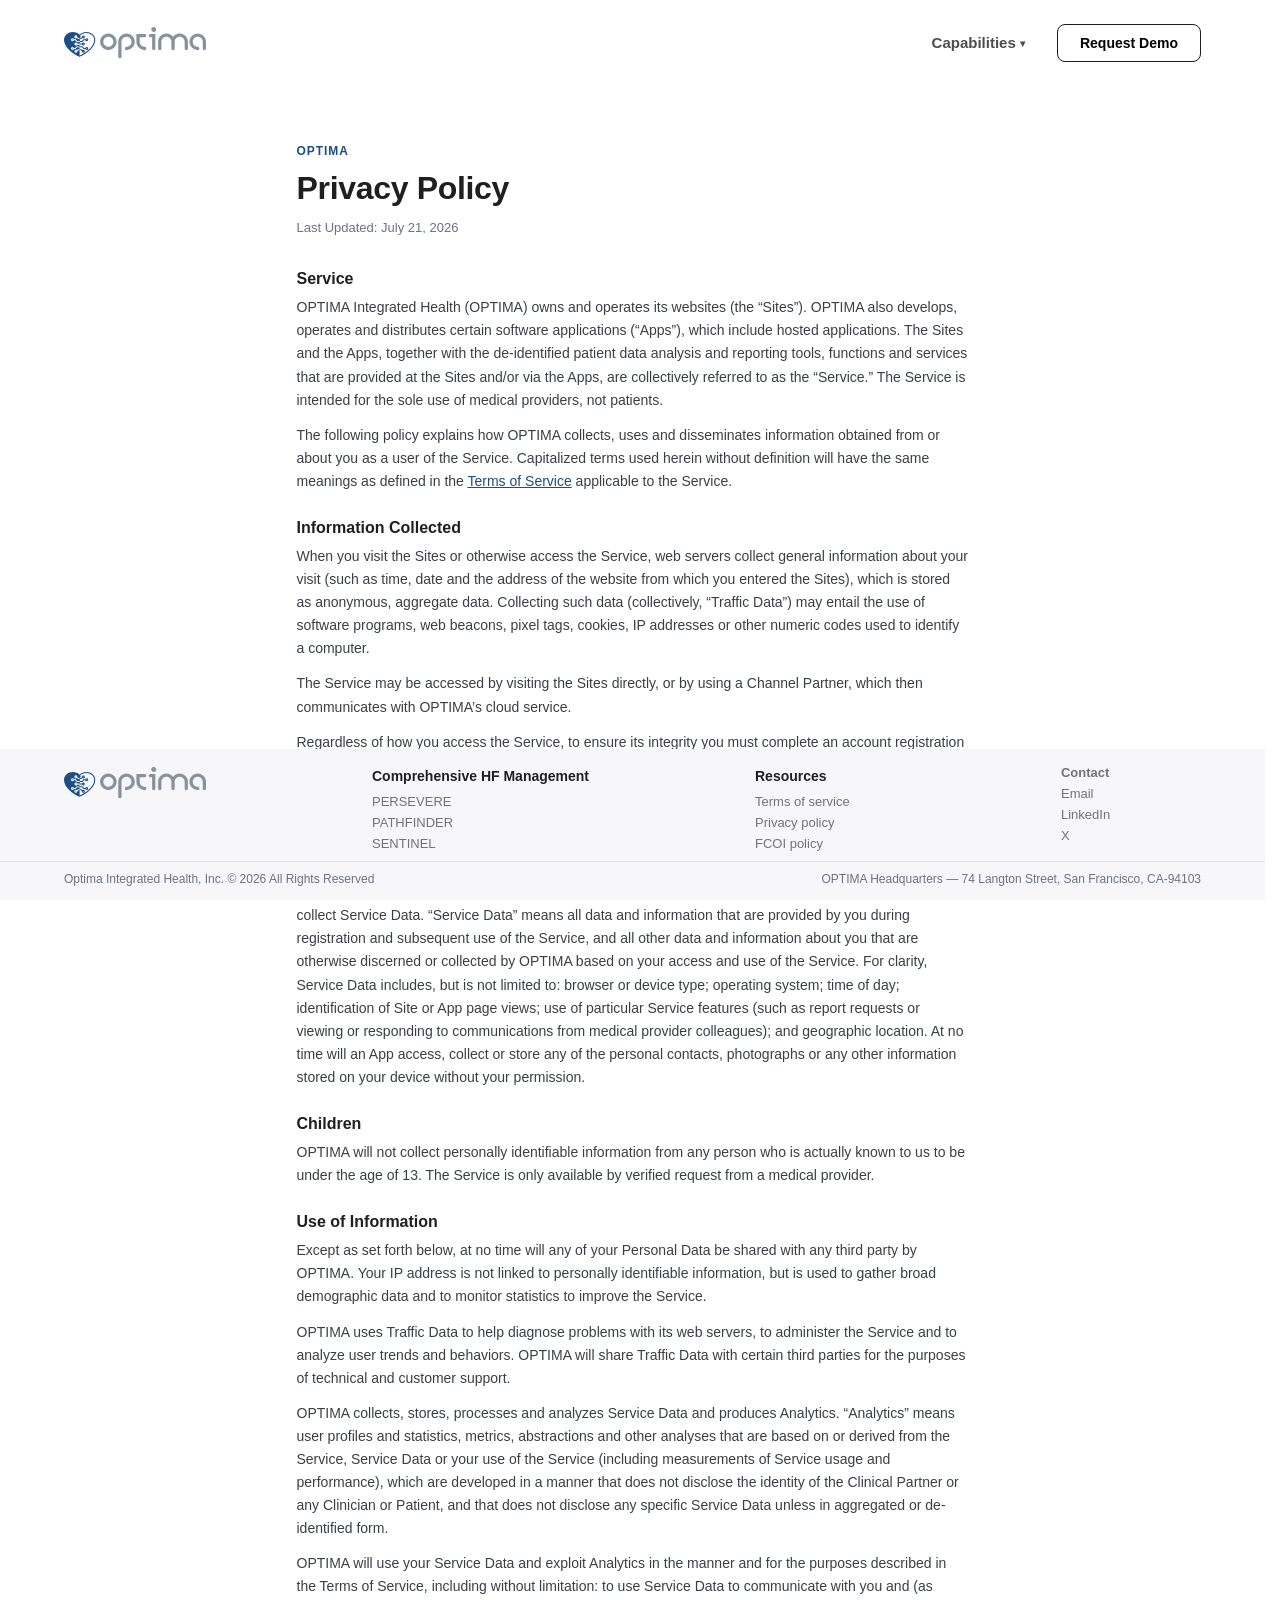
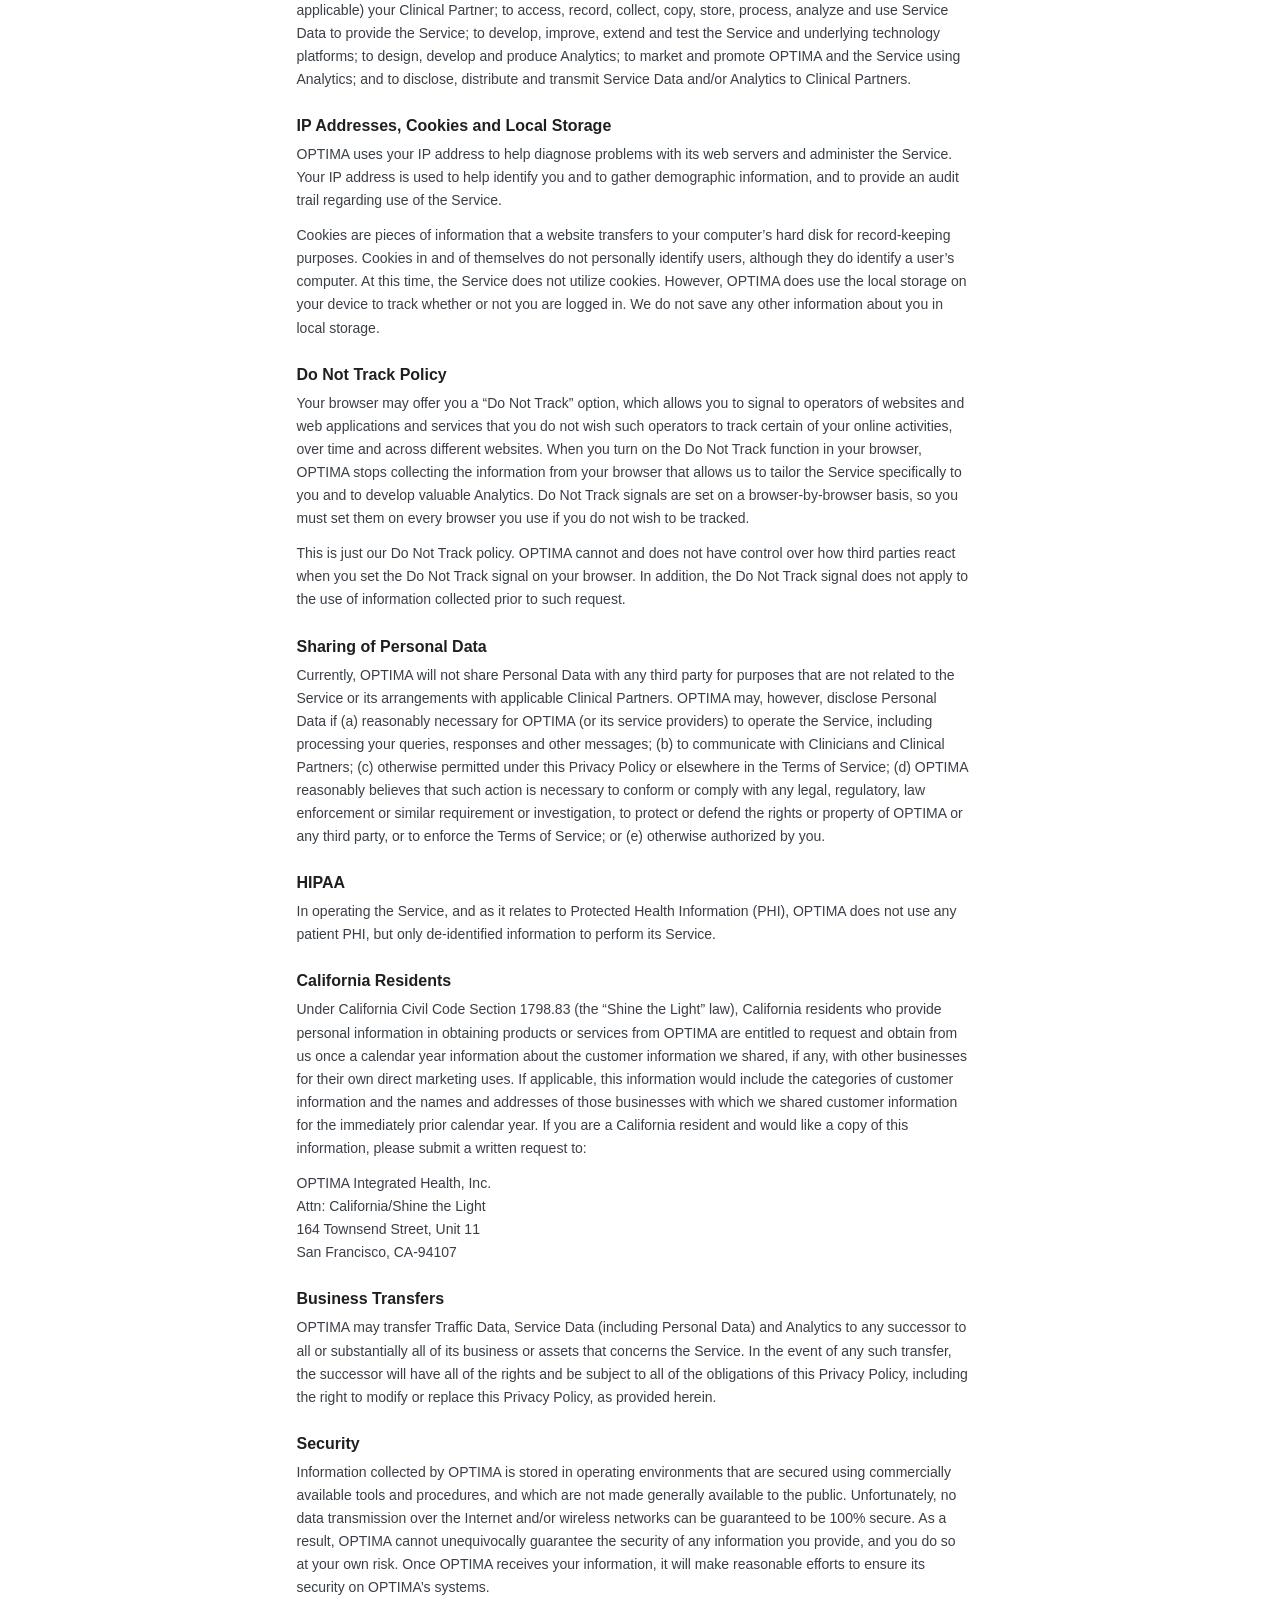
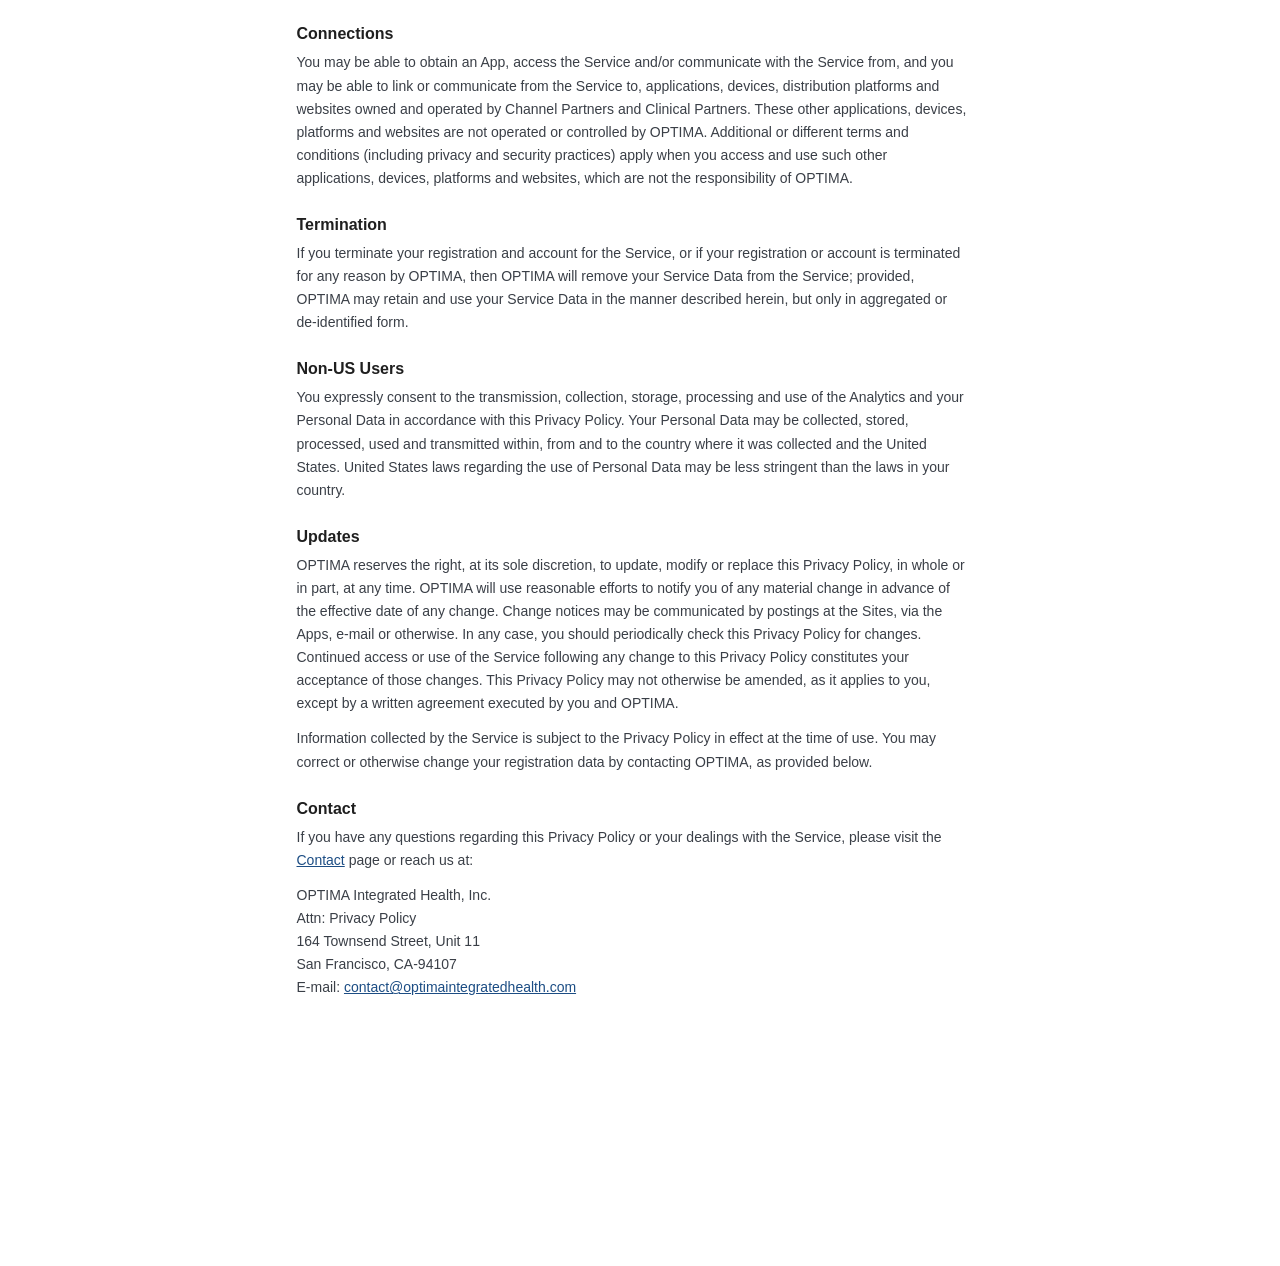
<file: privacy.html>
<!DOCTYPE html>
<html lang="en">
<head>
<meta charset="UTF-8" />
<meta name="viewport" content="width=device-width, initial-scale=1.0" />
<title>Privacy Policy — OPTIMA</title>
<link rel="stylesheet" href="site-chrome.css" />
<style>
  :root{ --accent:#1c4d84; }
  html,body{ margin:0; padding:0; background:#fff; font-family:-apple-system,BlinkMacSystemFont,"Segoe UI",Inter,Roboto,sans-serif; color:#1f1f1f; }
  *,*::before,*::after{ box-sizing:border-box; }
  .wrap{ max-width:720px; margin:0 auto; padding:56px 24px 90px; }
  .eyebrow{ font-size:12px; font-weight:700; text-transform:uppercase; letter-spacing:.08em; color:var(--accent); margin:0 0 8px; }
  h1{ margin:0 0 10px; font-size:32px; letter-spacing:-0.01em; }
  .updated{ margin:0 0 32px; font-size:13px; color:#6b7280; }
  section{ margin-bottom:26px; }
  h2{ font-size:16px; margin:0 0 8px; }
  p{ font-size:14px; line-height:1.65; color:#3a3f47; margin:0 0 12px; }
  p:last-child{ margin-bottom:0; }
  address{ font-style:normal; font-size:14px; line-height:1.65; color:#3a3f47; }
  a{ color:var(--accent); }
</style>
</head>
<body>
<div id="site-header"></div>

<div class="wrap">
  <p class="eyebrow">OPTIMA</p>
  <h1>Privacy Policy</h1>
  <p class="updated">Last Updated: July 21, 2026</p>

  <section>
    <h2>Service</h2>
    <p>OPTIMA Integrated Health (OPTIMA) owns and operates its websites (the &ldquo;Sites&rdquo;). OPTIMA also develops, operates and distributes certain software applications (&ldquo;Apps&rdquo;), which include hosted applications. The Sites and the Apps, together with the de-identified patient data analysis and reporting tools, functions and services that are provided at the Sites and/or via the Apps, are collectively referred to as the &ldquo;Service.&rdquo; The Service is intended for the sole use of medical providers, not patients.</p>
    <p>The following policy explains how OPTIMA collects, uses and disseminates information obtained from or about you as a user of the Service. Capitalized terms used herein without definition will have the same meanings as defined in the <a href="terms.html">Terms of Service</a> applicable to the Service.</p>
  </section>

  <section>
    <h2>Information Collected</h2>
    <p>When you visit the Sites or otherwise access the Service, web servers collect general information about your visit (such as time, date and the address of the website from which you entered the Sites), which is stored as anonymous, aggregate data. Collecting such data (collectively, &ldquo;Traffic Data&rdquo;) may entail the use of software programs, web beacons, pixel tags, cookies, IP addresses or other numeric codes used to identify a computer.</p>
    <p>The Service may be accessed by visiting the Sites directly, or by using a Channel Partner, which then communicates with OPTIMA&rsquo;s cloud service.</p>
    <p>Regardless of how you access the Service, to ensure its integrity you must complete an account registration process and provide OPTIMA with current, complete and accurate information, as more specifically required by then-current registration procedures and operational prompts. By way of illustration and not limitation, you may be required to provide the following information in order to establish your account and register for and use the Service: name, address, telephone number, e-mail address, username, password and certain preferences and permissions.</p>
    <p>Whenever you interact with the Service, a variety of technologies are employed to automatically or passively collect Service Data. &ldquo;Service Data&rdquo; means all data and information that are provided by you during registration and subsequent use of the Service, and all other data and information about you that are otherwise discerned or collected by OPTIMA based on your access and use of the Service. For clarity, Service Data includes, but is not limited to: browser or device type; operating system; time of day; identification of Site or App page views; use of particular Service features (such as report requests or viewing or responding to communications from medical provider colleagues); and geographic location. At no time will an App access, collect or store any of the personal contacts, photographs or any other information stored on your device without your permission.</p>
  </section>

  <section>
    <h2>Children</h2>
    <p>OPTIMA will not collect personally identifiable information from any person who is actually known to us to be under the age of 13. The Service is only available by verified request from a medical provider.</p>
  </section>

  <section>
    <h2>Use of Information</h2>
    <p>Except as set forth below, at no time will any of your Personal Data be shared with any third party by OPTIMA. Your IP address is not linked to personally identifiable information, but is used to gather broad demographic data and to monitor statistics to improve the Service.</p>
    <p>OPTIMA uses Traffic Data to help diagnose problems with its web servers, to administer the Service and to analyze user trends and behaviors. OPTIMA will share Traffic Data with certain third parties for the purposes of technical and customer support.</p>
    <p>OPTIMA collects, stores, processes and analyzes Service Data and produces Analytics. &ldquo;Analytics&rdquo; means user profiles and statistics, metrics, abstractions and other analyses that are based on or derived from the Service, Service Data or your use of the Service (including measurements of Service usage and performance), which are developed in a manner that does not disclose the identity of the Clinical Partner or any Clinician or Patient, and that does not disclose any specific Service Data unless in aggregated or de-identified form.</p>
    <p>OPTIMA will use your Service Data and exploit Analytics in the manner and for the purposes described in the Terms of Service, including without limitation: to use Service Data to communicate with you and (as applicable) your Clinical Partner; to access, record, collect, copy, store, process, analyze and use Service Data to provide the Service; to develop, improve, extend and test the Service and underlying technology platforms; to design, develop and produce Analytics; to market and promote OPTIMA and the Service using Analytics; and to disclose, distribute and transmit Service Data and/or Analytics to Clinical Partners.</p>
  </section>

  <section>
    <h2>IP Addresses, Cookies and Local Storage</h2>
    <p>OPTIMA uses your IP address to help diagnose problems with its web servers and administer the Service. Your IP address is used to help identify you and to gather demographic information, and to provide an audit trail regarding use of the Service.</p>
    <p>Cookies are pieces of information that a website transfers to your computer&rsquo;s hard disk for record-keeping purposes. Cookies in and of themselves do not personally identify users, although they do identify a user&rsquo;s computer. At this time, the Service does not utilize cookies. However, OPTIMA does use the local storage on your device to track whether or not you are logged in. We do not save any other information about you in local storage.</p>
  </section>

  <section>
    <h2>Do Not Track Policy</h2>
    <p>Your browser may offer you a &ldquo;Do Not Track&rdquo; option, which allows you to signal to operators of websites and web applications and services that you do not wish such operators to track certain of your online activities, over time and across different websites. When you turn on the Do Not Track function in your browser, OPTIMA stops collecting the information from your browser that allows us to tailor the Service specifically to you and to develop valuable Analytics. Do Not Track signals are set on a browser-by-browser basis, so you must set them on every browser you use if you do not wish to be tracked.</p>
    <p>This is just our Do Not Track policy. OPTIMA cannot and does not have control over how third parties react when you set the Do Not Track signal on your browser. In addition, the Do Not Track signal does not apply to the use of information collected prior to such request.</p>
  </section>

  <section>
    <h2>Sharing of Personal Data</h2>
    <p>Currently, OPTIMA will not share Personal Data with any third party for purposes that are not related to the Service or its arrangements with applicable Clinical Partners. OPTIMA may, however, disclose Personal Data if (a) reasonably necessary for OPTIMA (or its service providers) to operate the Service, including processing your queries, responses and other messages; (b) to communicate with Clinicians and Clinical Partners; (c) otherwise permitted under this Privacy Policy or elsewhere in the Terms of Service; (d) OPTIMA reasonably believes that such action is necessary to conform or comply with any legal, regulatory, law enforcement or similar requirement or investigation, to protect or defend the rights or property of OPTIMA or any third party, or to enforce the Terms of Service; or (e) otherwise authorized by you.</p>
  </section>

  <section>
    <h2>HIPAA</h2>
    <p>In operating the Service, and as it relates to Protected Health Information (PHI), OPTIMA does not use any patient PHI, but only de-identified information to perform its Service.</p>
  </section>

  <section>
    <h2>California Residents</h2>
    <p>Under California Civil Code Section 1798.83 (the &ldquo;Shine the Light&rdquo; law), California residents who provide personal information in obtaining products or services from OPTIMA are entitled to request and obtain from us once a calendar year information about the customer information we shared, if any, with other businesses for their own direct marketing uses. If applicable, this information would include the categories of customer information and the names and addresses of those businesses with which we shared customer information for the immediately prior calendar year. If you are a California resident and would like a copy of this information, please submit a written request to:</p>
    <address>
      OPTIMA Integrated Health, Inc.<br />
      Attn: California/Shine the Light<br />
      164 Townsend Street, Unit 11<br />
      San Francisco, CA-94107
    </address>
  </section>

  <section>
    <h2>Business Transfers</h2>
    <p>OPTIMA may transfer Traffic Data, Service Data (including Personal Data) and Analytics to any successor to all or substantially all of its business or assets that concerns the Service. In the event of any such transfer, the successor will have all of the rights and be subject to all of the obligations of this Privacy Policy, including the right to modify or replace this Privacy Policy, as provided herein.</p>
  </section>

  <section>
    <h2>Security</h2>
    <p>Information collected by OPTIMA is stored in operating environments that are secured using commercially available tools and procedures, and which are not made generally available to the public. Unfortunately, no data transmission over the Internet and/or wireless networks can be guaranteed to be 100% secure. As a result, OPTIMA cannot unequivocally guarantee the security of any information you provide, and you do so at your own risk. Once OPTIMA receives your information, it will make reasonable efforts to ensure its security on OPTIMA&rsquo;s systems.</p>
  </section>

  <section>
    <h2>Connections</h2>
    <p>You may be able to obtain an App, access the Service and/or communicate with the Service from, and you may be able to link or communicate from the Service to, applications, devices, distribution platforms and websites owned and operated by Channel Partners and Clinical Partners. These other applications, devices, platforms and websites are not operated or controlled by OPTIMA. Additional or different terms and conditions (including privacy and security practices) apply when you access and use such other applications, devices, platforms and websites, which are not the responsibility of OPTIMA.</p>
  </section>

  <section>
    <h2>Termination</h2>
    <p>If you terminate your registration and account for the Service, or if your registration or account is terminated for any reason by OPTIMA, then OPTIMA will remove your Service Data from the Service; provided, OPTIMA may retain and use your Service Data in the manner described herein, but only in aggregated or de-identified form.</p>
  </section>

  <section>
    <h2>Non-US Users</h2>
    <p>You expressly consent to the transmission, collection, storage, processing and use of the Analytics and your Personal Data in accordance with this Privacy Policy. Your Personal Data may be collected, stored, processed, used and transmitted within, from and to the country where it was collected and the United States. United States laws regarding the use of Personal Data may be less stringent than the laws in your country.</p>
  </section>

  <section>
    <h2>Updates</h2>
    <p>OPTIMA reserves the right, at its sole discretion, to update, modify or replace this Privacy Policy, in whole or in part, at any time. OPTIMA will use reasonable efforts to notify you of any material change in advance of the effective date of any change. Change notices may be communicated by postings at the Sites, via the Apps, e-mail or otherwise. In any case, you should periodically check this Privacy Policy for changes. Continued access or use of the Service following any change to this Privacy Policy constitutes your acceptance of those changes. This Privacy Policy may not otherwise be amended, as it applies to you, except by a written agreement executed by you and OPTIMA.</p>
    <p>Information collected by the Service is subject to the Privacy Policy in effect at the time of use. You may correct or otherwise change your registration data by contacting OPTIMA, as provided below.</p>
  </section>

  <section>
    <h2>Contact</h2>
    <p>If you have any questions regarding this Privacy Policy or your dealings with the Service, please visit the <a href="contact.html">Contact</a> page or reach us at:</p>
    <address>
      OPTIMA Integrated Health, Inc.<br />
      Attn: Privacy Policy<br />
      164 Townsend Street, Unit 11<br />
      San Francisco, CA-94107<br />
      E-mail: <a href="mailto:contact@optimaintegratedhealth.com">contact@optimaintegratedhealth.com</a>
    </address>
  </section>
</div>

<div id="site-footer"></div>
<script src="site-chrome.js"></script>
</body>
</html>
</file>
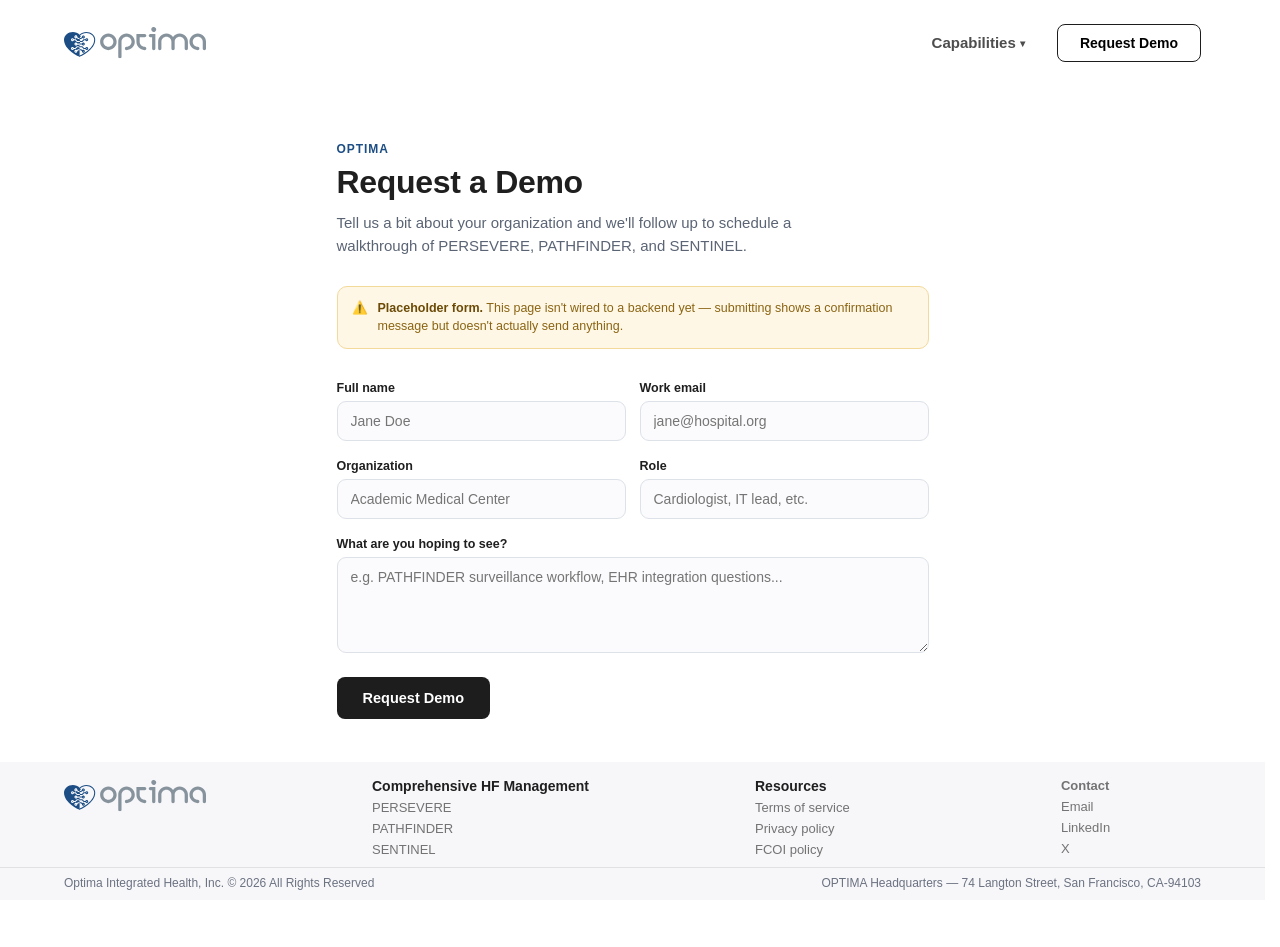
<file: request-demo.html>
<!DOCTYPE html>
<html lang="en">
<head>
<meta charset="UTF-8" />
<meta name="viewport" content="width=device-width, initial-scale=1.0" />
<title>Request a Demo — OPTIMA</title>
<link rel="stylesheet" href="site-chrome.css" />
<style>
  :root{ --accent:#1c4d84; }
  html,body{ margin:0; padding:0; background:#fff; font-family:-apple-system,BlinkMacSystemFont,"Segoe UI",Inter,Roboto,sans-serif; color:#1f1f1f; }
  *,*::before,*::after{ box-sizing:border-box; }

  .wrap{ max-width:640px; margin:0 auto; padding:56px 24px 90px; }
  .eyebrow{ font-size:12px; font-weight:700; text-transform:uppercase; letter-spacing:.08em; color:var(--accent); margin:0 0 8px; }
  h1{ margin:0 0 10px; font-size:32px; letter-spacing:-0.01em; }
  .sub{ margin:0 0 28px; font-size:15px; color:#5b6474; line-height:1.55; max-width:520px; }

  .placeholder-note{
    display:flex; gap:10px; align-items:flex-start; background:#fff7e6; border:1px solid #f3d99a;
    border-radius:10px; padding:12px 14px; margin-bottom:32px; font-size:12.5px; color:#8a6412; line-height:1.5;
  }
  .placeholder-note b{ color:#6b4a05; }

  form{ display:flex; flex-direction:column; gap:18px; }
  .field{ display:flex; flex-direction:column; gap:6px; }
  .field label{ font-size:12.5px; font-weight:700; color:#1f1f1f; }
  .field input, .field textarea, .field select{
    font:inherit; font-size:14px; padding:11px 13px; border-radius:9px; border:1px solid #dde1e8;
    background:#fbfbfd; color:#1f1f1f; outline:none; transition:border-color .15s ease, background .15s ease;
  }
  .field input:focus, .field textarea:focus, .field select:focus{ border-color:var(--accent); background:#fff; }
  .field textarea{ resize:vertical; min-height:96px; font-family:inherit; }
  .row-2{ display:grid; grid-template-columns:1fr 1fr; gap:14px; }
  @media (max-width:520px){ .row-2{ grid-template-columns:1fr; } }

  .submit-btn{
    margin-top:6px; align-self:flex-start; background:#1d1d1d; color:#fff; border:none; border-radius:8px;
    padding:13px 26px; font-size:14.5px; font-weight:600; cursor:pointer; transition:background .15s ease, opacity .15s ease;
  }
  .submit-btn:hover{ background:#000; }
  .submit-btn:disabled{ opacity:.6; cursor:default; }

  .confirm{
    display:none; margin-top:18px; background:#e9f5ec; border:1px solid #bfe3c8; color:#1e7a34;
    border-radius:10px; padding:12px 14px; font-size:13px; line-height:1.5;
  }
  .confirm.visible{ display:block; }
</style>
</head>
<body>
<div id="site-header"></div>

<div class="wrap">
  <p class="eyebrow">OPTIMA</p>
  <h1>Request a Demo</h1>
  <p class="sub">Tell us a bit about your organization and we'll follow up to schedule a walkthrough of PERSEVERE, PATHFINDER, and SENTINEL.</p>

  <div class="placeholder-note">
    <span>&#9888;&#65039;</span>
    <span><b>Placeholder form.</b> This page isn't wired to a backend yet — submitting shows a confirmation message but doesn't actually send anything.</span>
  </div>

  <form id="demoForm">
    <div class="row-2">
      <div class="field">
        <label for="fname">Full name</label>
        <input id="fname" name="fname" type="text" placeholder="Jane Doe" required />
      </div>
      <div class="field">
        <label for="email">Work email</label>
        <input id="email" name="email" type="email" placeholder="jane@hospital.org" required />
      </div>
    </div>
    <div class="row-2">
      <div class="field">
        <label for="org">Organization</label>
        <input id="org" name="org" type="text" placeholder="Academic Medical Center" />
      </div>
      <div class="field">
        <label for="role">Role</label>
        <input id="role" name="role" type="text" placeholder="Cardiologist, IT lead, etc." />
      </div>
    </div>
    <div class="field">
      <label for="msg">What are you hoping to see?</label>
      <textarea id="msg" name="msg" placeholder="e.g. PATHFINDER surveillance workflow, EHR integration questions..."></textarea>
    </div>
    <button class="submit-btn" type="submit">Request Demo</button>
    <div class="confirm" id="confirmMsg">Thanks — this is a placeholder confirmation. A real submission would be routed to the OPTIMA team here.</div>
  </form>
</div>

<div id="site-footer"></div>

<script src="site-chrome.js"></script>
<script>
  document.getElementById("demoForm").addEventListener("submit", function(e){
    e.preventDefault();
    const btn = this.querySelector(".submit-btn");
    btn.disabled = true;
    btn.textContent = "Request Sent";
    document.getElementById("confirmMsg").classList.add("visible");
  });
</script>
</body>
</html>
</file>
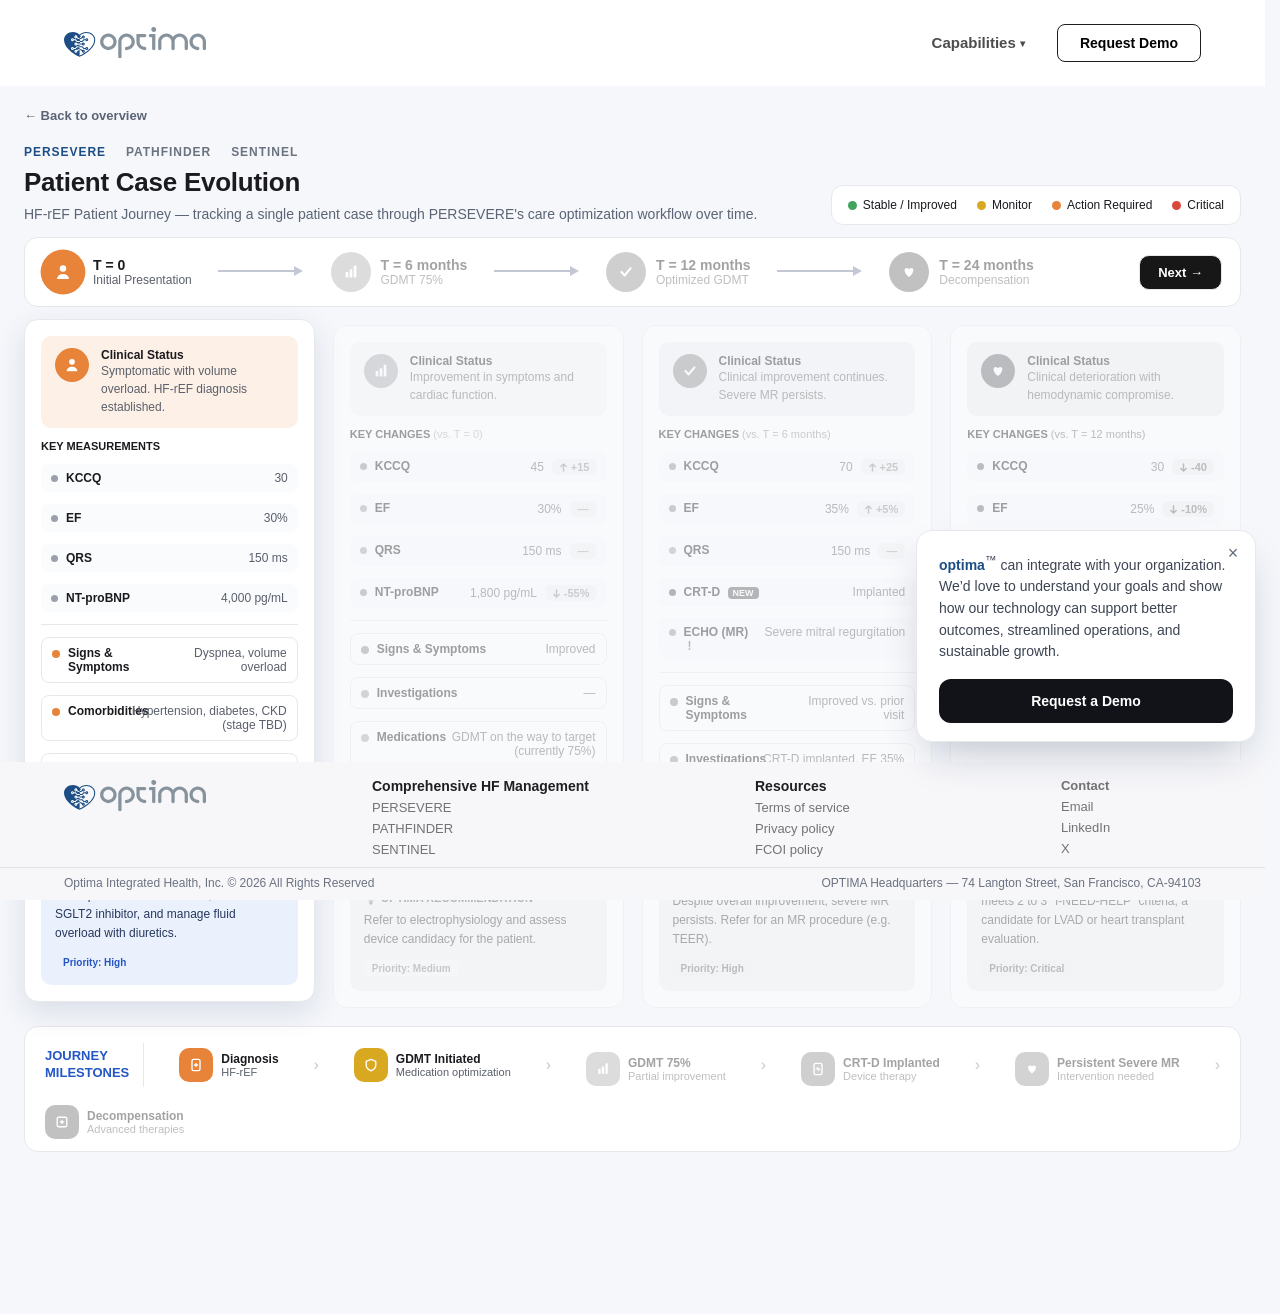
<file: reviewacase.html>
<!DOCTYPE html>
<html lang="en">
<head>
<meta charset="UTF-8" />
<meta name="viewport" content="width=device-width, initial-scale=1.0" />
<title>Case Evolution — PERSEVERE</title>
<link rel="stylesheet" href="site-chrome.css" />
<style>
  :root{ --accent:#1c4d84; }
  *, *::before, *::after{ box-sizing:border-box; }
  html,body{ margin:0; padding:0; background:#f5f7fb; font-family:-apple-system,BlinkMacSystemFont,"Segoe UI",Inter,Roboto,sans-serif; color:#1A1A1F; }
  button{ font-family:inherit; }

  /* Ported from a Figma Sites React code layer ("Case Evolution Dashboard")
     into plain HTML/CSS/JS to match this project's other pages — no build
     step, no React. Data, colors, and animation timings are preserved
     exactly from the original component. */

  /* Title/back-button block — shared verbatim (selectors and values) with
     pathfinder-radar.html and sentinel.html's .back/.eyebrow/h1/.sub so all
     three capability pages read as one consistent header style, just with
     PERSEVERE's own accent color. */
  /* Now a flex row so the legend (right side) can be bottom-aligned with the
     description text (left side) via align-items:flex-end, instead of the
     legend floating separately below with a mismatched gap. */
  /* Top padding (20px) now matches pathfinder-radar.html/sentinel.html's
     .wrap exactly — it was 8px here, 28px there, so the tab row visibly
     jumped by 20px when switching between this page and the other two.
     Bottom padding trimmed to tighten the gap before the dashboard card. */
  .cap-header{
    max-width:1440px; margin:0 auto; padding:20px 24px 12px;
    display:flex; align-items:flex-end; justify-content:space-between; gap:24px; flex-wrap:wrap;
  }
  .cap-header-text{ flex:1; min-width:280px; }
  .back{ display:inline-flex; align-items:center; gap:6px; font-size:13px; font-weight:700; color:#5b6474; text-decoration:none; margin-bottom:22px; }
  .back:hover{ color:var(--accent); }
  .eyebrow{ font-size:12px; font-weight:800; text-transform:uppercase; letter-spacing:.08em; color:var(--accent); margin:0 0 6px; }
  .cap-header h1{ margin:0 0 6px; font-size:26px; letter-spacing:-0.01em; }
  /* No bottom margin here — this is the last child of .cap-header-text, and
     align-items:flex-end aligns flex-item box edges, so any trailing margin
     would show up as a gap between the visible text and the legend's
     bottom edge instead of true alignment. white-space:nowrap + a wider
     max-width keep it on one line instead of wrapping to two. */
  .sub{ margin:0; font-size:14px; color:#5b6474; line-height:1.5; max-width:960px; white-space:nowrap; }

  /* Horizontal padding removed here (was 24px, doubling up with .ce-root's
     own 24px padding below it and, at narrower viewports, throwing off the
     width match with .cap-header/pathfinder-radar.html/sentinel.html's
     .wrap). .ce-root's own padding + max-width now does that job alone. */
  .ce-page{ background:#f5f7fb; min-height:100vh; padding:0 0 24px; }
  /* Cap the dashboard's width at 1440px and center it — previously it
     stretched edge-to-edge on wide viewports. Below 1440px it just fills
     the available width as before; the existing container queries at
     1100px/560px still handle the board's column collapsing responsively.
     No outer white card here anymore — background/border-radius/all-around
     padding removed (the individual timeline/board/milestone pieces already
     have their own white backgrounds). Horizontal padding is 24px only,
     matching .cap-header exactly, so the dashboard content lines up flush
     with the title/tabs above it instead of being inset an extra 24px. */
  .ce-root{ container-type:inline-size; max-width:1440px; margin:0 auto; padding:0 24px; }

  @keyframes optima-pulse { 0%{box-shadow:0 0 0 0 var(--pc);} 70%{box-shadow:0 0 0 9px transparent;} 100%{box-shadow:0 0 0 0 transparent;} }
  .optima-pulsing{ animation:optima-pulse 1.4s ease-out infinite; border-radius:50%; }
  @keyframes optima-dash-flow { to { stroke-dashoffset:-16; } }
  .optima-arrow-active .flowline{ stroke-dasharray:6 6; animation:optima-dash-flow 0.6s linear infinite; }
  @keyframes optima-bump { 0%{transform:scale(1);} 40%{transform:scale(1.18);} 100%{transform:scale(1);} }
  .optima-val-bump{ animation:optima-bump 0.5s ease; }

  .ce-board{ display:grid; grid-template-columns:repeat(4, 1fr); gap:18px; margin-bottom:18px; }
  @container (max-width:1100px) { .ce-board{ grid-template-columns:repeat(2, 1fr); } }
  @container (max-width:560px)  { .ce-board{ grid-template-columns:1fr; } }

  .ce-header{ display:flex; justify-content:space-between; align-items:flex-start; gap:16px; flex-wrap:wrap; margin-bottom:18px; }
  .ce-tl{ display:flex; align-items:center; gap:16px; background:#FFF; border:1px solid #E6E8EC; border-radius:14px; padding:14px 18px; margin-bottom:18px; flex-wrap:wrap; }
  .ce-tl-inner{ display:flex; align-items:center; gap:12px; flex:1; min-width:0; flex-wrap:wrap; }
  .ce-ms{ display:flex; align-items:center; gap:14px 20px; flex-wrap:wrap; justify-content:space-between; background:#FFF; border:1px solid #E6E8EC; border-radius:14px; padding:16px 20px; }

  .back-arrow{ cursor:pointer; margin-top:4px; }
  .tl-stage, .ce-card{ cursor:pointer; }
</style>
</head>
<body data-demo-popup>
<div id="site-header"></div>
<div class="cap-header">
  <div class="cap-header-text">
    <a class="back" href="lego-heart-split.html">&larr; Back to overview</a>
    <nav class="cap-tabs" aria-label="Capabilities">
      <a href="reviewacase.html" class="active">PERSEVERE</a>
      <a href="pathfinder-radar.html">PATHFINDER</a>
      <a href="sentinel.html">SENTINEL</a>
    </nav>
    <h1>Patient Case Evolution</h1>
    <p class="sub">HF-rEF Patient Journey — tracking a single patient case through PERSEVERE's care optimization workflow over time.</p>
  </div>
  <div id="ceLegend"></div>
</div>
<div class="ce-page">
  <div id="ceRoot" class="ce-root"></div>
</div>
<div id="site-footer"></div>
<script src="site-chrome.js"></script>

<script>
  const CO = {
    orange: "#E8833A", yellow: "#D9A821", green: "#3FA55C", red: "#D9483B",
    faint: "#9AA0AC", blue: "#2456C4", navy: "#16294F", text: "#1A1A1F",
    sub: "#5A5F6B", border: "#E6E8EC",
    bgO: "#FDF1E7", bgY: "#FBF6E3", bgG: "#E9F5EC", bgR: "#FCEAE8", bgB: "#EBF1FC",
  };
  const RGBA = {
    [CO.green]: "rgba(63,165,92,0.45)", [CO.red]: "rgba(217,72,59,0.45)",
    [CO.blue]: "rgba(36,86,196,0.45)", [CO.orange]: "rgba(232,131,58,0.45)",
  };

  function iconSVG(kind, size){
    size = size || 18;
    const P = {
      person: '<circle cx="0" cy="-3.5" r="3.2" fill="white"/><path d="M-6 7 a6 5 0 0 1 12 0 Z" fill="white"/>',
      bars:   '<rect x="-6" y="0" width="3" height="6" fill="white"/><rect x="-1.5" y="-3" width="3" height="9" fill="white"/><rect x="3" y="-7" width="3" height="13" fill="white"/>',
      check:  '<path d="M-5 0 L-1.5 3.8 L5 -4" stroke="white" stroke-width="2.4" stroke-linecap="round" stroke-linejoin="round" fill="none"/>',
      heart:  '<path d="M0 5.5 C-6 1 -6 -4.5 -2.5 -4.5 C-0.9 -4.5 0 -3 0 -3 C0 -3 0.9 -4.5 2.5 -4.5 C6 -4.5 6 1 0 5.5 Z" fill="white"/>',
      diag:   '<rect x="-5" y="-7" width="10" height="14" rx="2" stroke="white" stroke-width="1.7" fill="none"/><path d="M-2 0 h4 M0 -2 v4" stroke="white" stroke-width="1.7" stroke-linecap="round"/>',
      shield: '<path d="M0 -7 L6 -4.5 v4.5 c0 3.5 -2.6 6 -6 7.2 C-3.4 6 -6 3.5 -6 0 v-4.5 Z" stroke="white" stroke-width="1.7" fill="none" stroke-linejoin="round"/>',
      device: '<rect x="-5" y="-7" width="10" height="14" rx="2" stroke="white" stroke-width="1.7" fill="none"/><path d="M-2.5 0 h1.2 l0.8 -2 l1.2 4 l0.8 -2 h1.2" stroke="white" stroke-width="1.4" stroke-linecap="round" stroke-linejoin="round" fill="none"/>',
      hosp:   '<rect x="-6" y="-6" width="12" height="12" rx="2" stroke="white" stroke-width="1.7" fill="none"/><path d="M-2 0 h4 M0 -2 v4" stroke="white" stroke-width="1.7" stroke-linecap="round"/>',
    };
    return `<svg width="${size}" height="${size}" viewBox="-10 -10 20 20">${P[kind]}</svg>`;
  }
  function arrowSVG(dir){
    const d = dir === "up" ? "M5 1 L5 9 M5 1 L2 4 M5 1 L8 4" : "M5 9 L5 1 M5 9 L2 6 M5 9 L8 6";
    return `<svg width="9" height="9" viewBox="0 0 10 10" style="flex:0 0 auto"><path d="${d}" stroke="currentColor" stroke-width="1.6" stroke-linecap="round" stroke-linejoin="round" fill="none"/></svg>`;
  }
  function backArrowSVG(){
    // lucide-react's ArrowLeft isn't available outside React — same glyph, drawn by hand.
    return `<svg width="24" height="24" viewBox="0 0 24 24" fill="none" stroke="${CO.navy}" stroke-width="2" stroke-linecap="round" stroke-linejoin="round"><line x1="19" y1="12" x2="5" y2="12"/><polyline points="12 19 5 12 12 5"/></svg>`;
  }

  const n   = v => String(Math.round(v));
  const pct = v => Math.round(v) + "%";
  const msf = v => Math.round(v) + " ms";
  const bnp = v => Math.round(v).toLocaleString() + " pg/mL";

  const stages = [
    { time: "T = 0", sub: "Initial Presentation", color: CO.orange, bg: CO.bgO, icon: "person",
      status: "Symptomatic with volume overload. HF-rEF diagnosis established.",
      keyLabel: "KEY MEASUREMENTS", keyVs: "",
      metrics: [
        { name: "KCCQ", from: null, to: 30, fmt: n }, { name: "EF", from: null, to: 30, fmt: pct },
        { name: "QRS", from: null, to: 150, fmt: msf }, { name: "NT-proBNP", from: null, to: 4000, fmt: bnp },
      ],
      cats: [["Signs & Symptoms", "Dyspnea, volume overload", CO.orange], ["Comorbidities", "Hypertension, diabetes, CKD (stage TBD)", CO.orange], ["Medications", "Antihypertensives, antidiabetics", CO.orange]],
      rec: "Correct inappropriate medications for a new HF-rEF diagnosis: switch to a cardioprotective beta-blocker, introduce an SGLT2 inhibitor, and manage fluid overload with diuretics.",
      priority: ["Priority: High", CO.bgB, CO.blue] },
    { time: "T = 6 months", sub: "GDMT 75%", color: CO.yellow, bg: CO.bgY, icon: "bars",
      status: "Improvement in symptoms and cardiac function.",
      keyLabel: "KEY CHANGES", keyVs: "(vs. T = 0)",
      metrics: [
        { name: "KCCQ", from: 30, to: 45, fmt: n, dir: "up", deltaText: "+15", good: true },
        { name: "EF", from: 30, to: 30, fmt: pct, flat: true },
        { name: "QRS", from: 150, to: 150, fmt: msf, flat: true },
        { name: "NT-proBNP", from: 4000, to: 1800, fmt: bnp, dir: "down", deltaText: "-55%", good: true },
      ],
      cats: [["Signs & Symptoms", "Improved", CO.green], ["Investigations", "—", CO.faint], ["Medications", "GDMT on the way to target (currently 75%)", CO.yellow]],
      rec: "Refer to electrophysiology and assess device candidacy for the patient.",
      priority: ["Priority: Medium", CO.bgY, "#A8820F"] },
    { time: "T = 12 months", sub: "Optimized GDMT", color: CO.green, bg: CO.bgG, icon: "check",
      status: "Clinical improvement continues. Severe MR persists.",
      keyLabel: "KEY CHANGES", keyVs: "(vs. T = 6 months)",
      metrics: [
        { name: "KCCQ", from: 45, to: 70, fmt: n, dir: "up", deltaText: "+25", good: true },
        { name: "EF", from: 30, to: 35, fmt: pct, dir: "up", deltaText: "+5%", good: true },
        { name: "QRS", from: 150, to: 150, fmt: msf, flat: true },
        { name: "CRT-D", from: null, to: "Implanted", badge: "NEW" },
        { name: "ECHO (MR)", from: null, to: "Severe mitral regurgitation", warn: true },
      ],
      cats: [["Signs & Symptoms", "Improved vs. prior visit", CO.green], ["Investigations", "CRT-D implanted, EF 35% (from 30%), severe MR", CO.orange], ["Medications", "GDMT optimized (target dose)", CO.green]],
      rec: "Despite overall improvement, severe MR persists. Refer for an MR procedure (e.g. TEER).",
      priority: ["Priority: High", CO.bgR, CO.red] },
    { time: "T = 24 months", sub: "Decompensation", color: CO.red, bg: CO.bgR, icon: "heart",
      status: "Clinical deterioration with hemodynamic compromise.",
      keyLabel: "KEY CHANGES", keyVs: "(vs. T = 12 months)",
      metrics: [
        { name: "KCCQ", from: 70, to: 30, fmt: n, dir: "down", deltaText: "-40", good: false },
        { name: "EF", from: 35, to: 25, fmt: pct, dir: "down", deltaText: "-10%", good: false },
        { name: "NT-proBNP", from: 1800, to: 6200, fmt: bnp, dir: "up", deltaText: "+244%", good: false },
      ],
      cats: [["Vital Signs", "SBP 90 mmHg, HR 110 bpm", CO.red], ["Laboratory Values", "eGFR 30 mL/min, K 5.2 mEq/L", CO.red], ["Medications", "On optimized GDMT", CO.yellow]],
      rec: 'Decrease GDMT per the PERSEVERE algorithm. Patient hospitalized twice and meets 2 to 3 "I-NEED-HELP" criteria, a candidate for LVAD or heart transplant evaluation.',
      priority: ["Priority: Critical", CO.bgR, CO.red] },
  ];
  const milestones = [
    ["Diagnosis", "HF-rEF", CO.orange, "diag", 0],
    ["GDMT Initiated", "Medication optimization", CO.yellow, "shield", 0],
    ["GDMT 75%", "Partial improvement", CO.yellow, "bars", 1],
    ["CRT-D Implanted", "Device therapy", CO.green, "device", 2],
    ["Persistent Severe MR", "Intervention needed", CO.orange, "heart", 2],
    ["Decompensation", "Advanced therapies", CO.red, "hosp", 3],
  ];

  function changedOf(m){ return Boolean(m.dir || m.badge || m.warn); }
  function dotColorOf(m){ return changedOf(m) ? (m.badge ? CO.blue : m.warn ? CO.orange : m.good ? CO.green : CO.red) : CO.faint; }
  function easeOut(t){ return 1 - Math.pow(1 - t, 3); }

  let active = 0;
  let animVals = {};
  let bumpKeys = new Set();
  let chipsVisible = true;
  let rafId = null;
  let chipTimer = null;

  const root = document.getElementById("ceRoot");
  const grayStyle = on => on ? "filter:none;opacity:1;" : "filter:grayscale(1);opacity:0.4;";

  // Title, tabs and back-arrow live in the static .cap-header block above
  // #ceRoot (shared with pathfinder-radar.html/sentinel.html). The legend
  // is the one dynamic (CO-colored) piece of that header, so it's rendered
  // once here into #ceLegend — a sibling of .cap-header-text inside the
  // same flex row, bottom-aligned with the description text via
  // align-items:flex-end on .cap-header. It doesn't depend on `active`, so
  // unlike the rest of the dashboard it's rendered once, not on every
  // renderAll() call.
  function renderLegend(){
    const el = document.getElementById("ceLegend");
    if(!el) return;
    // One row, not two — nowrap so it stays a single line rather than
    // wrapping under narrower widths.
    el.innerHTML = `
      <div style="background:#FFF;border:1px solid ${CO.border};border-radius:12px;padding:12px 16px;display:flex;gap:20px;flex-wrap:nowrap;white-space:nowrap;">
        <span style="display:flex;align-items:center;gap:6px;font-size:12px;color:${CO.text};"><span style="width:9px;height:9px;border-radius:50%;background:${CO.green};flex:none;"></span>Stable / Improved</span>
        <span style="display:flex;align-items:center;gap:6px;font-size:12px;color:${CO.text};"><span style="width:9px;height:9px;border-radius:50%;background:${CO.yellow};flex:none;"></span>Monitor</span>
        <span style="display:flex;align-items:center;gap:6px;font-size:12px;color:${CO.text};"><span style="width:9px;height:9px;border-radius:50%;background:${CO.orange};flex:none;"></span>Action Required</span>
        <span style="display:flex;align-items:center;gap:6px;font-size:12px;color:${CO.text};"><span style="width:9px;height:9px;border-radius:50%;background:${CO.red};flex:none;"></span>Critical</span>
      </div>
    `;
  }

  function renderTimeline(){
    const items = stages.map((s, i) => {
      const on = i <= active;
      let html = `
        <button class="tl-stage" data-i="${i}" style="display:flex;align-items:center;gap:10px;border:none;background:none;padding:0;transition:filter .6s ease, opacity .6s ease;${grayStyle(on)}">
          <span style="width:40px;height:40px;border-radius:50%;flex:0 0 40px;display:flex;align-items:center;justify-content:center;background:${s.color};transform:${i===active ? "scale(1.12)" : "scale(1)"};transition:transform .4s cubic-bezier(.22,1,.36,1);">${iconSVG(s.icon)}</span>
          <span style="text-align:left;">
            <span style="display:block;font-size:14px;font-weight:700;color:${CO.text};white-space:nowrap;">${s.time}</span>
            <span style="display:block;font-size:12px;color:${CO.sub};white-space:nowrap;">${s.sub}</span>
          </span>
        </button>`;
      if(i < stages.length - 1){
        const reached = i < active;
        const flowing = i === active - 1;
        const col = reached ? CO.blue : "#C3C9D4";
        html += `
          <span class="${flowing ? "optima-arrow-active" : ""}" style="flex:1;min-width:40px;text-align:center;">
            <svg width="90" height="12" viewBox="0 0 90 12" style="width:100%;max-width:90px;">
              <line x1="2" y1="6" x2="78" y2="6" stroke="#E0E4EA" stroke-width="2"/>
              <line class="flowline" x1="2" y1="6" x2="78" y2="6" stroke="${col}" stroke-width="2"/>
              <path d="M78 1 L87 6 L78 11 Z" fill="${col}"/>
            </svg>
          </span>`;
      }
      return html;
    }).join("");

    return `
      <div class="ce-tl-inner">${items}</div>
      <div style="display:flex;gap:8px;flex:0 0 auto;">
        <button id="prevBtn" style="font-size:13px;padding:9px 18px;border-radius:10px;cursor:pointer;border:1px solid ${CO.border};white-space:nowrap;background:#FFF;color:${CO.sub};font-weight:400;visibility:${active===0 ? "hidden" : "visible"};">&larr; Prev</button>
        <button id="nextBtn" style="font-size:13px;padding:9px 18px;border-radius:10px;cursor:pointer;border:1px solid ${CO.border};white-space:nowrap;background:#171717;color:#FFF;font-weight:600;visibility:${active===stages.length-1 ? "hidden" : "visible"};">Next &rarr;</button>
      </div>
    `;
  }

  function metricRowHTML(i, mi, m){
    const dc = dotColorOf(m);
    const key = i + "-" + mi;
    const shownVal = typeof m.to === "number" ? m.fmt(key in animVals ? animVals[key] : m.to) : m.to;
    const pulsing = changedOf(m) && i === active;
    const chipHidden = i === active && !chipsVisible && Boolean(m.dir);
    const deltaColor = m.good ? CO.green : CO.red;
    return `
      <div style="display:flex;justify-content:space-between;align-items:flex-start;gap:8px;padding:7px 10px;border-radius:8px;background:#FAFBFC;font-size:12px;">
        <span style="display:flex;align-items:flex-start;gap:8px;min-width:0;">
          <span class="${pulsing ? "optima-pulsing" : ""}" style="width:7px;height:7px;border-radius:50%;flex:0 0 7px;background:${dc};margin-top:4px;--pc:${RGBA[dc] || "rgba(154,160,172,0.4)"};"></span>
          <span style="font-weight:600;color:${CO.text};">
            ${m.name}
            ${m.badge ? `<span style="font-size:9px;background:${CO.blue};color:#FFF;padding:1px 5px;border-radius:4px;margin-left:4px;">${m.badge}</span>` : ""}
            ${m.warn ? `<span style="color:${CO.red};margin-left:4px;">!</span>` : ""}
          </span>
        </span>
        <span style="display:flex;gap:8px;align-items:center;flex:0 0 auto;">
          <span id="val-${key}" class="${bumpKeys.has(key) ? "optima-val-bump" : ""}" style="color:${CO.sub};font-variant-numeric:tabular-nums;display:inline-block;">${shownVal}</span>
          ${m.dir ? `<span id="chip-${key}" style="display:inline-flex;align-items:center;gap:3px;font-size:11px;font-weight:600;padding:2px 7px;border-radius:6px;background:${m.good ? CO.bgG : CO.bgR};color:${deltaColor};opacity:${chipHidden ? 0 : 1};transition:opacity .3s;">${arrowSVG(m.dir)}${m.deltaText}</span>` : ""}
          ${m.flat ? `<span style="font-size:11px;font-weight:600;padding:2px 8px;border-radius:6px;background:#EFF1F4;color:${CO.faint};">&mdash;</span>` : ""}
        </span>
      </div>
    `;
  }

  function renderBoard(){
    return stages.map((s, i) => {
      const on = i <= active;
      const metricsHTML = s.metrics.map((m, mi) => metricRowHTML(i, mi, m)).join("");
      const catsHTML = s.cats.map(([name, value, c]) => `
        <div style="display:flex;justify-content:space-between;gap:8px;padding:8px 10px;border-radius:8px;border:1px solid ${CO.border};font-size:12px;align-items:flex-start;">
          <span style="display:flex;align-items:flex-start;gap:8px;min-width:0;">
            <span style="width:8px;height:8px;border-radius:50%;flex:0 0 8px;background:${c};margin-top:4px;"></span>
            <span style="font-weight:600;color:${CO.text};">${name}</span>
          </span>
          <span style="color:${CO.sub};text-align:right;">${value}</span>
        </div>
      `).join("");
      return `
        <div class="ce-card" data-i="${i}" style="min-width:0;background:#FFF;border:1px solid ${CO.border};border-radius:14px;padding:16px;display:flex;flex-direction:column;gap:12px;transform:${i===active ? "translateY(-6px)" : "translateY(0)"};box-shadow:${i===active ? "0 10px 30px rgba(22,41,79,0.12)" : "none"};transition:filter .6s ease, opacity .6s ease, transform .6s cubic-bezier(.22,1,.36,1), box-shadow .6s ease;${grayStyle(on)}">
          <div style="display:flex;gap:12px;align-items:flex-start;background:${s.bg};border-radius:10px;padding:12px 14px;">
            <span style="width:34px;height:34px;border-radius:50%;flex:0 0 34px;display:flex;align-items:center;justify-content:center;background:${s.color};">${iconSVG(s.icon)}</span>
            <span>
              <span style="display:block;font-size:12px;font-weight:600;color:${CO.text};">Clinical Status</span>
              <span style="display:block;font-size:12px;color:${CO.sub};line-height:1.5;">${s.status}</span>
            </span>
          </div>
          <p style="font-size:11px;font-weight:600;margin:0;color:${CO.text};">${s.keyLabel} <span style="font-weight:400;color:${s.color};">${s.keyVs}</span></p>
          ${metricsHTML}
          <div style="height:1px;background:${CO.border};"></div>
          ${catsHTML}
          <div style="background:${CO.bgB};border-radius:10px;padding:14px;margin-top:auto;">
            <p style="font-size:11px;font-weight:600;color:${CO.blue};margin:0 0 6px;">💡 OPTIMA RECOMMENDATION</p>
            <p style="font-size:12px;color:#26385E;margin:0 0 8px;line-height:1.6;">${s.rec}</p>
            <span style="display:inline-block;font-size:10px;font-weight:600;padding:3px 8px;border-radius:6px;background:${s.priority[1]};color:${s.priority[2]};">${s.priority[0]}</span>
          </div>
        </div>
      `;
    }).join("");
  }

  function renderMilestones(){
    const items = milestones.map((m, i) => {
      const on = m[4] <= active;
      let html = `
        <span style="display:flex;align-items:center;gap:8px;transform:${on ? "translateY(0)" : "translateY(4px)"};transition:filter .5s ease, opacity .5s ease, transform .5s cubic-bezier(.22,1,.36,1);transition-delay:${on ? i*0.06 : 0}s;${grayStyle(on)}">
          <span style="width:34px;height:34px;border-radius:10px;flex:0 0 34px;display:flex;align-items:center;justify-content:center;background:${m[2]};">${iconSVG(m[3], 16)}</span>
          <span>
            <span style="display:block;font-size:12px;font-weight:600;color:${CO.text};">${m[0]}</span>
            <span style="display:block;font-size:11px;color:${CO.sub};">${m[1]}</span>
          </span>
        </span>`;
      if(i < milestones.length - 1) html += `<span style="font-size:16px;color:#C3C9D4;">&rsaquo;</span>`;
      return html;
    }).join("");

    return `
      <span style="display:flex;align-items:center;gap:14px;">
        <span style="font-size:13px;font-weight:700;color:${CO.blue};line-height:1.3;">JOURNEY<br/>MILESTONES</span>
        <span style="width:1px;height:44px;background:${CO.border};"></span>
      </span>
      ${items}
    `;
  }

  function renderAll(){
    root.innerHTML = `
      <div class="ce-tl" id="ceTl">${renderTimeline()}</div>
      <div class="ce-board" id="ceBoard">${renderBoard()}</div>
      <div class="ce-ms" id="ceMs">${renderMilestones()}</div>
    `;
    bindEvents();
  }

  function bindEvents(){
    const backBtn = document.getElementById("backBtn");
    if(backBtn) backBtn.addEventListener("click", () => {
      // Prefer real browser history (matches the original code layer's
      // behavior); fall back to the heart page if opened in a fresh tab.
      if(window.history.length > 1) window.history.back();
      else window.location.href = "lego-heart-split.html";
    });
    document.querySelectorAll(".tl-stage").forEach(btn => {
      btn.addEventListener("click", () => goTo(parseInt(btn.dataset.i, 10)));
    });
    document.querySelectorAll(".ce-card").forEach(card => {
      card.addEventListener("click", () => goTo(parseInt(card.dataset.i, 10)));
    });
    const prevBtn = document.getElementById("prevBtn");
    const nextBtn = document.getElementById("nextBtn");
    if(prevBtn) prevBtn.addEventListener("click", () => { if(active > 0) goTo(active - 1); });
    if(nextBtn) nextBtn.addEventListener("click", () => { if(active < stages.length - 1) goTo(active + 1); });
  }

  function goTo(i){
    const forward = i > active;
    active = i;
    if(rafId) cancelAnimationFrame(rafId);
    if(chipTimer) clearTimeout(chipTimer);
    bumpKeys = new Set();

    if(forward && i > 0){
      const targets = stages[i].metrics
        .map((m, mi) => ({ m, mi }))
        .filter(({ m }) => typeof m.to === "number" && m.from !== null && m.from !== m.to);
      if(targets.length){
        chipsVisible = false;
        animVals = {};
        targets.forEach(({ m, mi }) => { animVals[i + "-" + mi] = m.from; }); // start-of-tween paint
        renderAll();
        const start = performance.now();
        const DUR = 900;
        const tick = (now) => {
          const p = Math.min((now - start) / DUR, 1);
          const e = easeOut(p);
          targets.forEach(({ m, mi }) => {
            const key = i + "-" + mi;
            animVals[key] = m.from + (m.to - m.from) * e;
            const el = document.getElementById("val-" + key);
            if(el) el.textContent = m.fmt(animVals[key]);
          });
          if(p < 1){
            rafId = requestAnimationFrame(tick);
          } else {
            targets.forEach(({ mi }) => {
              const key = i + "-" + mi;
              const el = document.getElementById("val-" + key);
              if(el){ el.classList.remove("optima-val-bump"); void el.offsetWidth; el.classList.add("optima-val-bump"); }
            });
          }
        };
        rafId = requestAnimationFrame(tick);
        chipTimer = setTimeout(() => {
          chipsVisible = true;
          targets.forEach(({ mi }) => {
            const key = i + "-" + mi;
            const chip = document.getElementById("chip-" + key);
            if(chip) chip.style.opacity = "1";
          });
        }, 950);
        return;
      }
    }
    animVals = {};
    chipsVisible = true;
    renderAll();
  }

  renderLegend();
  renderAll();
</script>
</body>
</html>
</file>
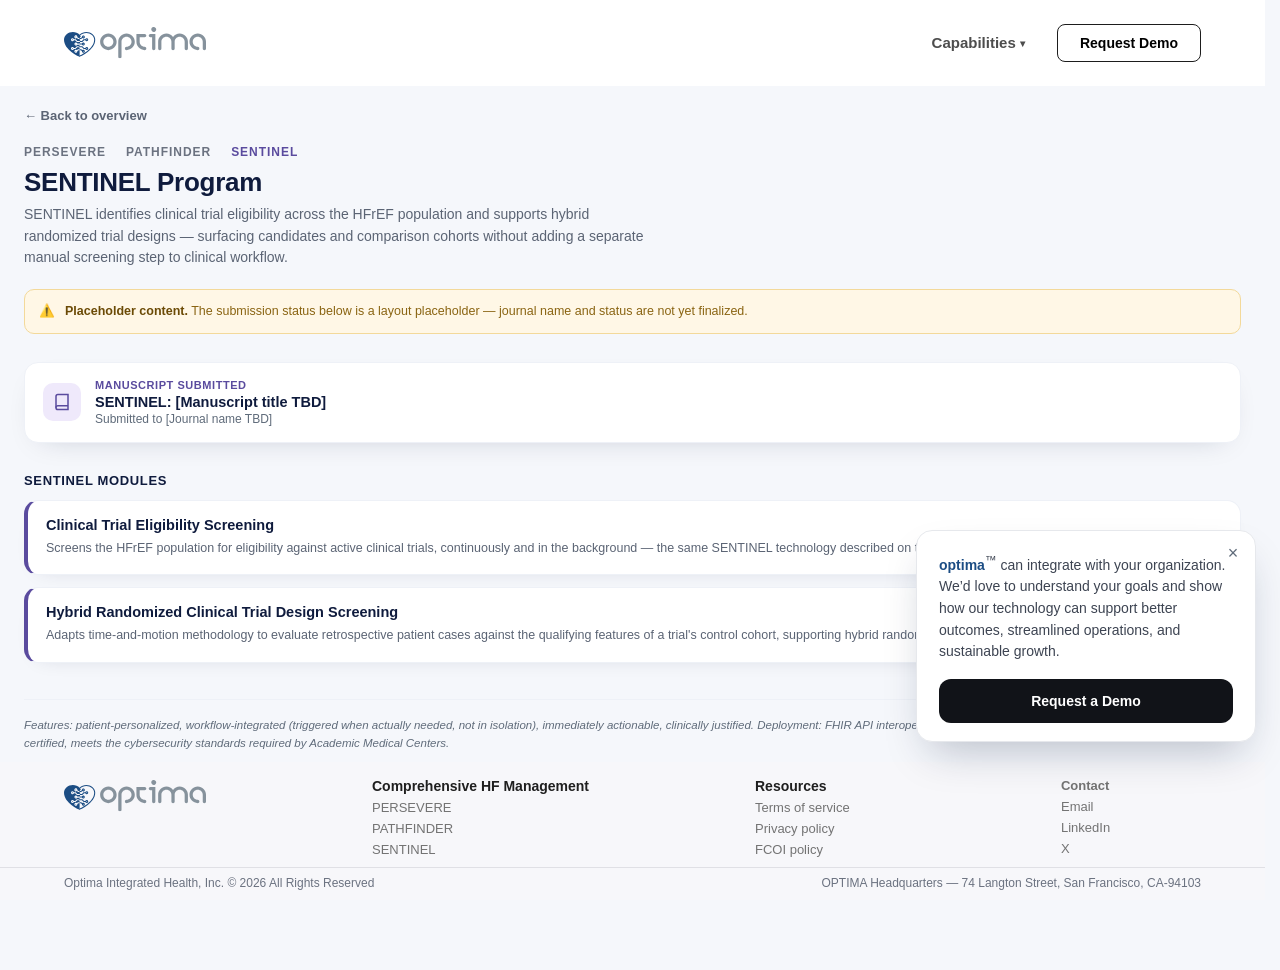
<file: sentinel.html>
<!DOCTYPE html>
<html lang="en">
<head>
<meta charset="UTF-8" />
<meta name="viewport" content="width=device-width, initial-scale=1.0" />
<title>SENTINEL Program</title>
<link rel="stylesheet" href="site-chrome.css" />
<style>
  :root{ --accent:#5a4b9e; }
  /* Matches reviewacase.html's reset — see pathfinder-radar.html for why:
     without it this page's .wrap sized as content-box (1488px total) vs.
     PERSEVERE's border-box .cap-header/.ce-root (1440px total), shifting
     content horizontally between pages. */
  *, *::before, *::after{ box-sizing:border-box; }
  html,body{ margin:0; padding:0; background:#f5f7fb; font-family:-apple-system,BlinkMacSystemFont,"Segoe UI",Inter,Roboto,sans-serif; color:#0f1b3d; }
  .wrap{ max-width:1440px; margin:0 auto; padding:20px 24px 80px; }
  .back{ display:inline-flex; align-items:center; gap:6px; font-size:13px; font-weight:700; color:#5b6474; text-decoration:none; margin-bottom:22px; }
  .back:hover{ color:var(--accent); }
  .eyebrow{ font-size:12px; font-weight:800; text-transform:uppercase; letter-spacing:.08em; color:var(--accent); margin:0 0 6px; }
  h1{ margin:0 0 6px; font-size:26px; letter-spacing:-0.01em; }
  .sub{ margin:0 0 20px; font-size:14px; color:#5b6474; line-height:1.55; max-width:620px; }
  .placeholder-note{
    display:flex; gap:10px; align-items:flex-start; background:#fff7e6; border:1px solid #f3d99a;
    border-radius:10px; padding:12px 14px; margin-bottom:28px; font-size:12.5px; color:#8a6412; line-height:1.5;
  }
  .placeholder-note b{ color:#6b4a05; }

  .journal-card{
    display:flex; align-items:center; gap:14px; background:#fff; border:1px solid #eef1f7; border-radius:14px;
    padding:16px 18px; margin-bottom:28px; box-shadow:0 10px 30px -18px rgba(15,27,61,0.25);
  }
  .journal-icon{
    flex:none; width:38px; height:38px; border-radius:10px; background:#efe9fb; color:var(--accent);
    display:flex; align-items:center; justify-content:center;
  }
  .journal-status{ font-size:11px; font-weight:800; text-transform:uppercase; letter-spacing:.05em; color:var(--accent); margin:0 0 3px; }
  .journal-title{ font-size:14.5px; font-weight:700; margin:0; }
  .journal-sub{ font-size:12px; color:#5f6b7a; margin:2px 0 0; }

  .section-title{ font-size:13px; font-weight:800; text-transform:uppercase; letter-spacing:.05em; color:#0f1b3d; margin:30px 0 12px; }

  .mod-card{
    background:#fff; border-radius:14px; padding:16px 18px; margin-bottom:12px;
    border:1px solid #eef1f7; box-shadow:0 8px 22px -16px rgba(15,27,61,0.2);
    border-left:4px solid var(--accent);
  }
  .mod-card h3{ margin:0 0 6px; font-size:14.5px; }
  .mod-card p{ margin:0; font-size:12.5px; color:#5b6474; line-height:1.55; }

  footer{ margin-top:36px; font-size:11.5px; color:#5f6b7a; font-style:italic; line-height:1.6; border-top:1px solid #eef1f7; padding-top:16px; }
</style>
</head>
<body data-demo-popup>
<div id="site-header"></div>
<div class="wrap">
  <a class="back" href="lego-heart-split.html">&larr; Back to overview</a>
  <nav class="cap-tabs" aria-label="Capabilities">
    <a href="reviewacase.html">PERSEVERE</a>
    <a href="pathfinder-radar.html">PATHFINDER</a>
    <a href="sentinel.html" class="active">SENTINEL</a>
  </nav>
  <h1>SENTINEL Program</h1>
  <p class="sub">SENTINEL identifies clinical trial eligibility across the HFrEF population and supports hybrid randomized trial designs — surfacing candidates and comparison cohorts without adding a separate manual screening step to clinical workflow.</p>

  <div class="placeholder-note">
    <span>&#9888;&#65039;</span>
    <span><b>Placeholder content.</b> The submission status below is a layout placeholder — journal name and status are not yet finalized.</span>
  </div>

  <div class="journal-card">
    <div class="journal-icon">
      <svg width="18" height="18" viewBox="0 0 24 24" fill="none" stroke="currentColor" stroke-width="2"><path d="M4 19.5A2.5 2.5 0 0 1 6.5 17H20"/><path d="M6.5 2H20v20H6.5A2.5 2.5 0 0 1 4 19.5v-15A2.5 2.5 0 0 1 6.5 2z"/></svg>
    </div>
    <div>
      <p class="journal-status">Manuscript submitted</p>
      <p class="journal-title">SENTINEL: [Manuscript title TBD]</p>
      <p class="journal-sub">Submitted to [Journal name TBD]</p>
    </div>
  </div>

  <div class="section-title">SENTINEL Modules</div>

  <div class="mod-card">
    <h3>Clinical Trial Eligibility Screening</h3>
    <p>Screens the HFrEF population for eligibility against active clinical trials, continuously and in the background — the same SENTINEL technology described on this page.</p>
  </div>

  <div class="mod-card">
    <h3>Hybrid Randomized Clinical Trial Design Screening</h3>
    <p>Adapts time-and-motion methodology to evaluate retrospective patient cases against the qualifying features of a trial's control cohort, supporting hybrid randomized trial designs.</p>
  </div>

  <footer>
    Features: patient-personalized, workflow-integrated (triggered when actually needed, not in isolation), immediately actionable, clinically justified. Deployment: FHIR API interoperability, installable on AWS Cloud / other cloud services, HIPAA certified, meets the cybersecurity standards required by Academic Medical Centers.
  </footer>
</div>
<div id="site-footer"></div>
<script src="site-chrome.js"></script>
</body>
</html>
</file>
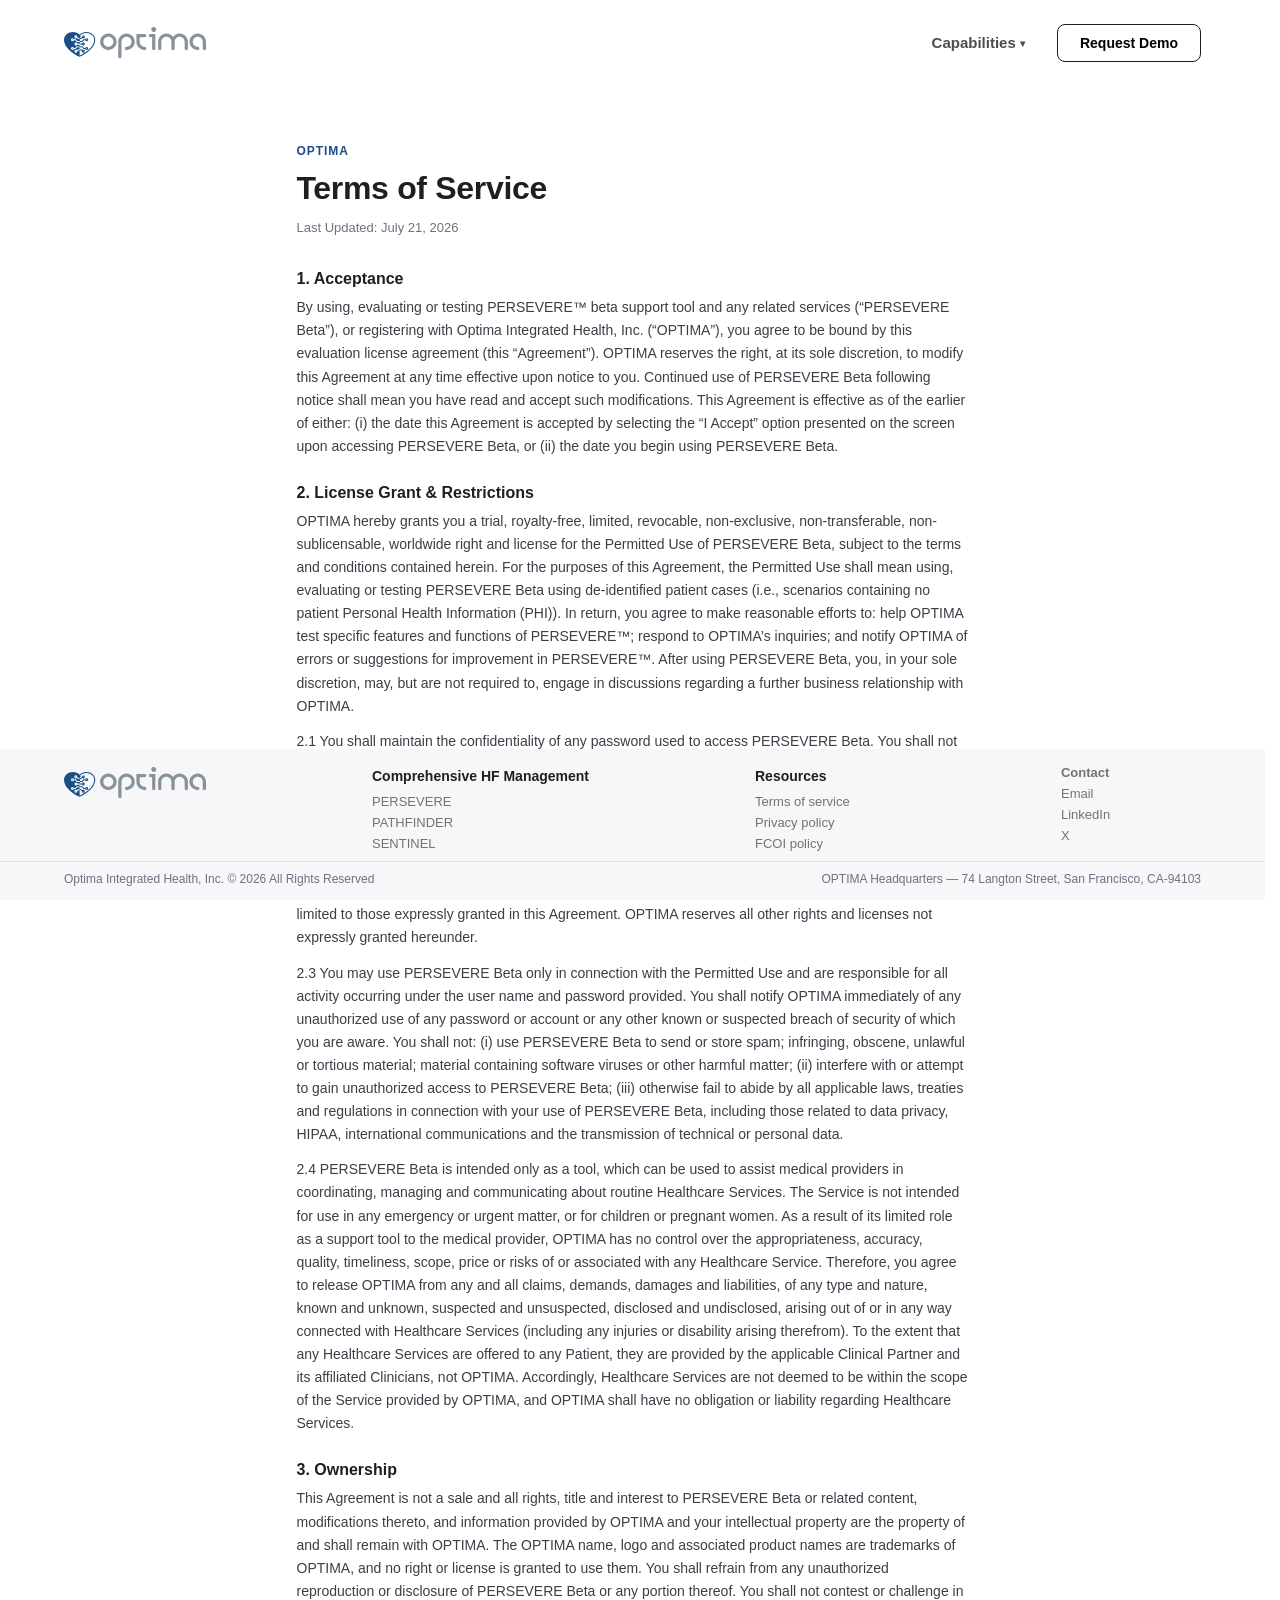
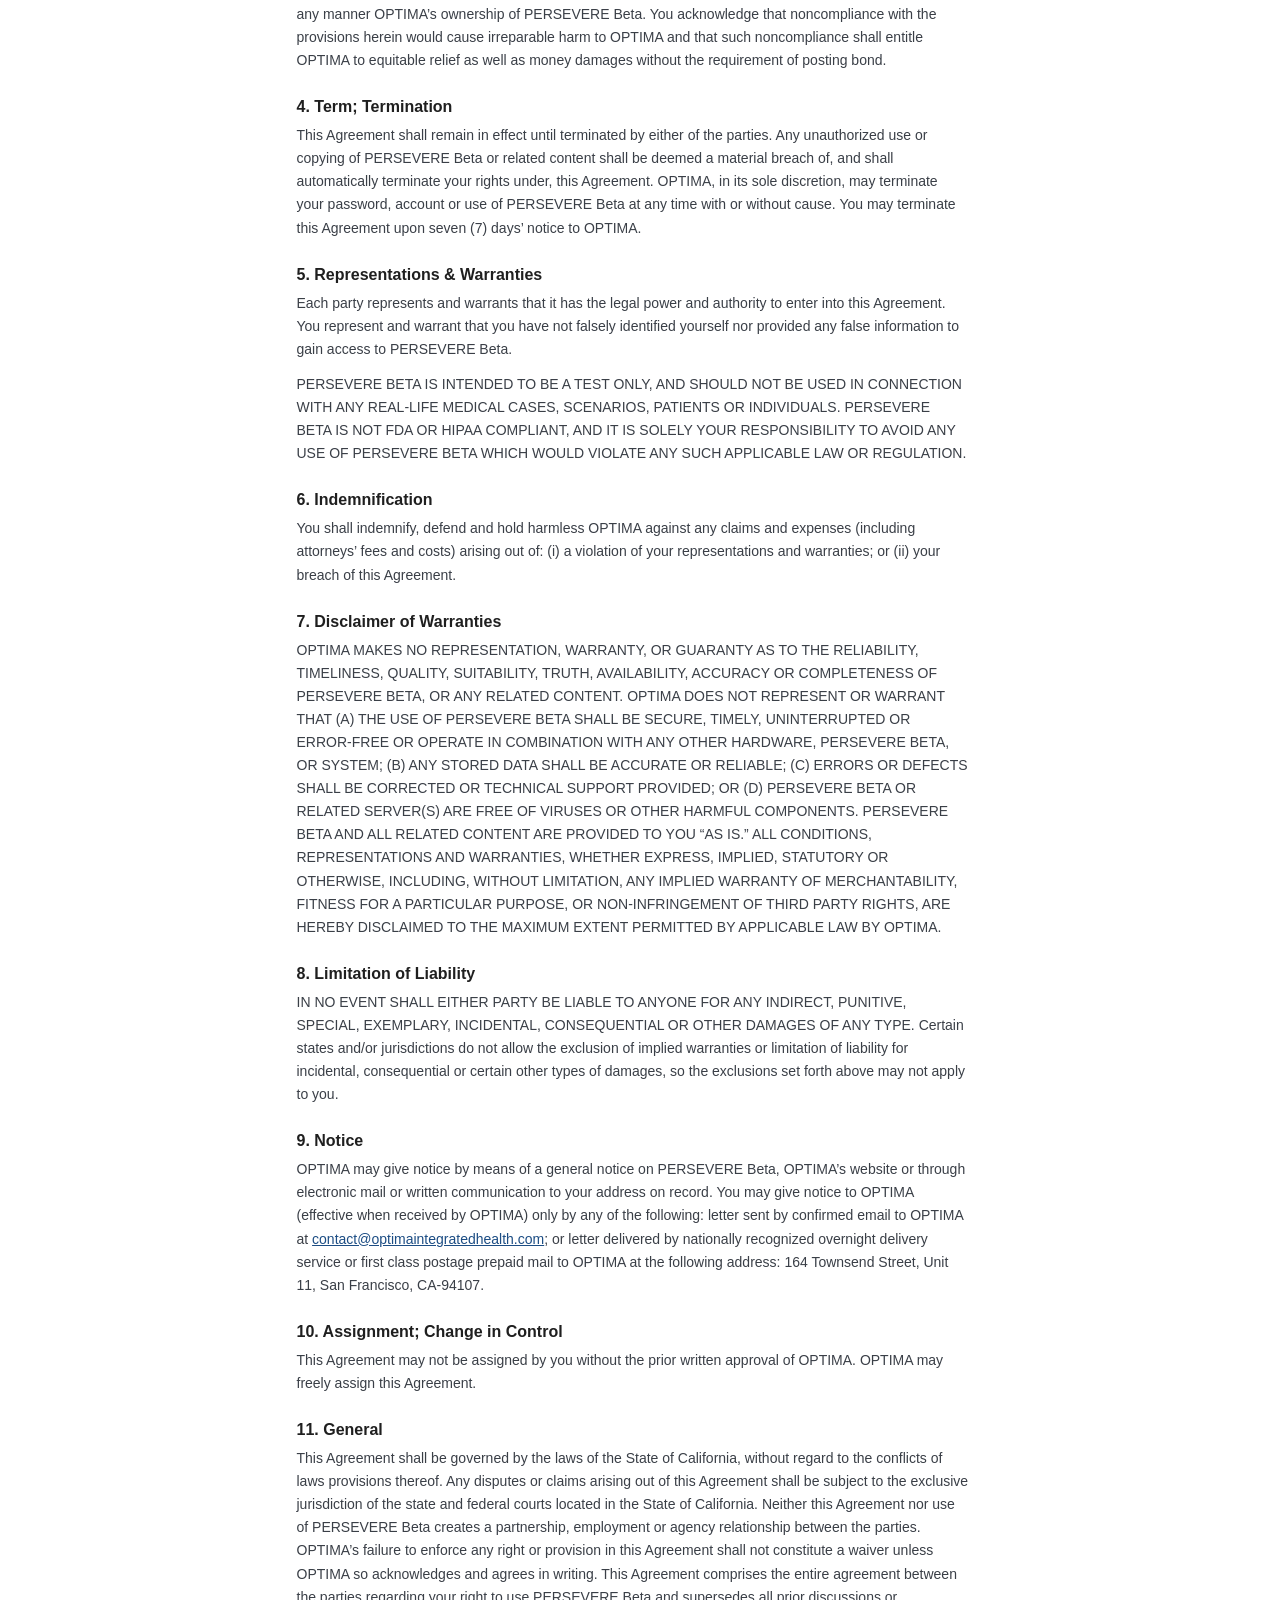
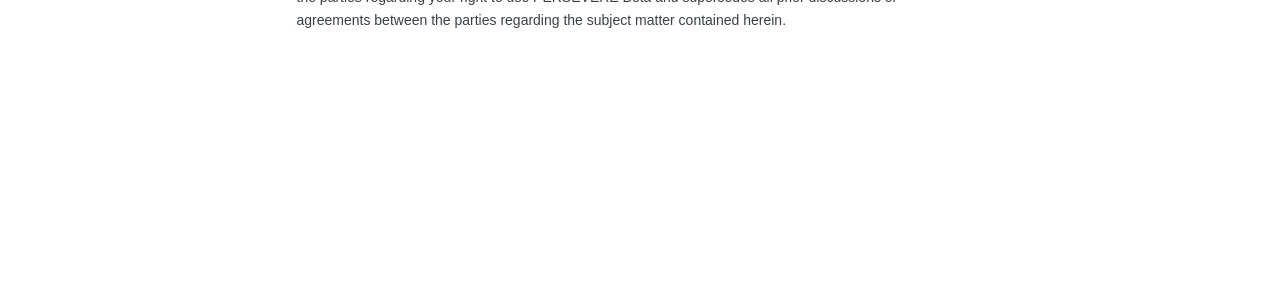
<file: terms.html>
<!DOCTYPE html>
<html lang="en">
<head>
<meta charset="UTF-8" />
<meta name="viewport" content="width=device-width, initial-scale=1.0" />
<title>Terms of Service — OPTIMA</title>
<link rel="stylesheet" href="site-chrome.css" />
<style>
  :root{ --accent:#1c4d84; }
  html,body{ margin:0; padding:0; background:#fff; font-family:-apple-system,BlinkMacSystemFont,"Segoe UI",Inter,Roboto,sans-serif; color:#1f1f1f; }
  *,*::before,*::after{ box-sizing:border-box; }
  .wrap{ max-width:720px; margin:0 auto; padding:56px 24px 90px; }
  .eyebrow{ font-size:12px; font-weight:700; text-transform:uppercase; letter-spacing:.08em; color:var(--accent); margin:0 0 8px; }
  h1{ margin:0 0 10px; font-size:32px; letter-spacing:-0.01em; }
  .updated{ margin:0 0 32px; font-size:13px; color:#6b7280; }
  section{ margin-bottom:26px; }
  h2{ font-size:16px; margin:0 0 8px; }
  p{ font-size:14px; line-height:1.65; color:#3a3f47; margin:0 0 12px; }
  p:last-child{ margin-bottom:0; }
  ul{ font-size:14px; line-height:1.65; color:#3a3f47; margin:0 0 12px; padding-left:20px; }
  a{ color:var(--accent); }
</style>
</head>
<body>
<div id="site-header"></div>

<div class="wrap">
  <p class="eyebrow">OPTIMA</p>
  <h1>Terms of Service</h1>
  <p class="updated">Last Updated: July 21, 2026</p>

  <section>
    <h2>1. Acceptance</h2>
    <p>By using, evaluating or testing PERSEVERE&trade; beta support tool and any related services (&ldquo;PERSEVERE Beta&rdquo;), or registering with Optima Integrated Health, Inc. (&ldquo;OPTIMA&rdquo;), you agree to be bound by this evaluation license agreement (this &ldquo;Agreement&rdquo;). OPTIMA reserves the right, at its sole discretion, to modify this Agreement at any time effective upon notice to you. Continued use of PERSEVERE Beta following notice shall mean you have read and accept such modifications. This Agreement is effective as of the earlier of either: (i) the date this Agreement is accepted by selecting the &ldquo;I Accept&rdquo; option presented on the screen upon accessing PERSEVERE Beta, or (ii) the date you begin using PERSEVERE Beta.</p>
  </section>

  <section>
    <h2>2. License Grant &amp; Restrictions</h2>
    <p>OPTIMA hereby grants you a trial, royalty-free, limited, revocable, non-exclusive, non-transferable, non-sublicensable, worldwide right and license for the Permitted Use of PERSEVERE Beta, subject to the terms and conditions contained herein. For the purposes of this Agreement, the Permitted Use shall mean using, evaluating or testing PERSEVERE Beta using de-identified patient cases (i.e., scenarios containing no patient Personal Health Information (PHI)). In return, you agree to make reasonable efforts to: help OPTIMA test specific features and functions of PERSEVERE&trade;; respond to OPTIMA&rsquo;s inquiries; and notify OPTIMA of errors or suggestions for improvement in PERSEVERE&trade;. After using PERSEVERE Beta, you, in your sole discretion, may, but are not required to, engage in discussions regarding a further business relationship with OPTIMA.</p>
    <p>2.1 You shall maintain the confidentiality of any password used to access PERSEVERE Beta. You shall not publish or otherwise make available PERSEVERE Beta or related content to any third party without first submitting to, and receiving permission from, OPTIMA in writing.</p>
    <p>2.2 You shall not, nor permit any employee or other third party to, by any means: reverse engineer or ascertain, derive or appropriate the source code or any trade secret information in PERSEVERE Beta. You shall not alter or remove any notices, graphics or text in PERSEVERE Beta or modify PERSEVERE Beta. You may not rent, lease or sublicense PERSEVERE Beta in any way. Your rights in PERSEVERE Beta are limited to those expressly granted in this Agreement. OPTIMA reserves all other rights and licenses not expressly granted hereunder.</p>
    <p>2.3 You may use PERSEVERE Beta only in connection with the Permitted Use and are responsible for all activity occurring under the user name and password provided. You shall notify OPTIMA immediately of any unauthorized use of any password or account or any other known or suspected breach of security of which you are aware. You shall not: (i) use PERSEVERE Beta to send or store spam; infringing, obscene, unlawful or tortious material; material containing software viruses or other harmful matter; (ii) interfere with or attempt to gain unauthorized access to PERSEVERE Beta; (iii) otherwise fail to abide by all applicable laws, treaties and regulations in connection with your use of PERSEVERE Beta, including those related to data privacy, HIPAA, international communications and the transmission of technical or personal data.</p>
    <p>2.4 PERSEVERE Beta is intended only as a tool, which can be used to assist medical providers in coordinating, managing and communicating about routine Healthcare Services. The Service is not intended for use in any emergency or urgent matter, or for children or pregnant women. As a result of its limited role as a support tool to the medical provider, OPTIMA has no control over the appropriateness, accuracy, quality, timeliness, scope, price or risks of or associated with any Healthcare Service. Therefore, you agree to release OPTIMA from any and all claims, demands, damages and liabilities, of any type and nature, known and unknown, suspected and unsuspected, disclosed and undisclosed, arising out of or in any way connected with Healthcare Services (including any injuries or disability arising therefrom). To the extent that any Healthcare Services are offered to any Patient, they are provided by the applicable Clinical Partner and its affiliated Clinicians, not OPTIMA. Accordingly, Healthcare Services are not deemed to be within the scope of the Service provided by OPTIMA, and OPTIMA shall have no obligation or liability regarding Healthcare Services.</p>
  </section>

  <section>
    <h2>3. Ownership</h2>
    <p>This Agreement is not a sale and all rights, title and interest to PERSEVERE Beta or related content, modifications thereto, and information provided by OPTIMA and your intellectual property are the property of and shall remain with OPTIMA. The OPTIMA name, logo and associated product names are trademarks of OPTIMA, and no right or license is granted to use them. You shall refrain from any unauthorized reproduction or disclosure of PERSEVERE Beta or any portion thereof. You shall not contest or challenge in any manner OPTIMA&rsquo;s ownership of PERSEVERE Beta. You acknowledge that noncompliance with the provisions herein would cause irreparable harm to OPTIMA and that such noncompliance shall entitle OPTIMA to equitable relief as well as money damages without the requirement of posting bond.</p>
  </section>

  <section>
    <h2>4. Term; Termination</h2>
    <p>This Agreement shall remain in effect until terminated by either of the parties. Any unauthorized use or copying of PERSEVERE Beta or related content shall be deemed a material breach of, and shall automatically terminate your rights under, this Agreement. OPTIMA, in its sole discretion, may terminate your password, account or use of PERSEVERE Beta at any time with or without cause. You may terminate this Agreement upon seven (7) days&rsquo; notice to OPTIMA.</p>
  </section>

  <section>
    <h2>5. Representations &amp; Warranties</h2>
    <p>Each party represents and warrants that it has the legal power and authority to enter into this Agreement. You represent and warrant that you have not falsely identified yourself nor provided any false information to gain access to PERSEVERE Beta.</p>
    <p>PERSEVERE BETA IS INTENDED TO BE A TEST ONLY, AND SHOULD NOT BE USED IN CONNECTION WITH ANY REAL-LIFE MEDICAL CASES, SCENARIOS, PATIENTS OR INDIVIDUALS. PERSEVERE BETA IS NOT FDA OR HIPAA COMPLIANT, AND IT IS SOLELY YOUR RESPONSIBILITY TO AVOID ANY USE OF PERSEVERE BETA WHICH WOULD VIOLATE ANY SUCH APPLICABLE LAW OR REGULATION.</p>
  </section>

  <section>
    <h2>6. Indemnification</h2>
    <p>You shall indemnify, defend and hold harmless OPTIMA against any claims and expenses (including attorneys&rsquo; fees and costs) arising out of: (i) a violation of your representations and warranties; or (ii) your breach of this Agreement.</p>
  </section>

  <section>
    <h2>7. Disclaimer of Warranties</h2>
    <p>OPTIMA MAKES NO REPRESENTATION, WARRANTY, OR GUARANTY AS TO THE RELIABILITY, TIMELINESS, QUALITY, SUITABILITY, TRUTH, AVAILABILITY, ACCURACY OR COMPLETENESS OF PERSEVERE BETA, OR ANY RELATED CONTENT. OPTIMA DOES NOT REPRESENT OR WARRANT THAT (A) THE USE OF PERSEVERE BETA SHALL BE SECURE, TIMELY, UNINTERRUPTED OR ERROR-FREE OR OPERATE IN COMBINATION WITH ANY OTHER HARDWARE, PERSEVERE BETA, OR SYSTEM; (B) ANY STORED DATA SHALL BE ACCURATE OR RELIABLE; (C) ERRORS OR DEFECTS SHALL BE CORRECTED OR TECHNICAL SUPPORT PROVIDED; OR (D) PERSEVERE BETA OR RELATED SERVER(S) ARE FREE OF VIRUSES OR OTHER HARMFUL COMPONENTS. PERSEVERE BETA AND ALL RELATED CONTENT ARE PROVIDED TO YOU &ldquo;AS IS.&rdquo; ALL CONDITIONS, REPRESENTATIONS AND WARRANTIES, WHETHER EXPRESS, IMPLIED, STATUTORY OR OTHERWISE, INCLUDING, WITHOUT LIMITATION, ANY IMPLIED WARRANTY OF MERCHANTABILITY, FITNESS FOR A PARTICULAR PURPOSE, OR NON-INFRINGEMENT OF THIRD PARTY RIGHTS, ARE HEREBY DISCLAIMED TO THE MAXIMUM EXTENT PERMITTED BY APPLICABLE LAW BY OPTIMA.</p>
  </section>

  <section>
    <h2>8. Limitation of Liability</h2>
    <p>IN NO EVENT SHALL EITHER PARTY BE LIABLE TO ANYONE FOR ANY INDIRECT, PUNITIVE, SPECIAL, EXEMPLARY, INCIDENTAL, CONSEQUENTIAL OR OTHER DAMAGES OF ANY TYPE. Certain states and/or jurisdictions do not allow the exclusion of implied warranties or limitation of liability for incidental, consequential or certain other types of damages, so the exclusions set forth above may not apply to you.</p>
  </section>

  <section>
    <h2>9. Notice</h2>
    <p>OPTIMA may give notice by means of a general notice on PERSEVERE Beta, OPTIMA&rsquo;s website or through electronic mail or written communication to your address on record. You may give notice to OPTIMA (effective when received by OPTIMA) only by any of the following: letter sent by confirmed email to OPTIMA at <a href="mailto:contact@optimaintegratedhealth.com">contact@optimaintegratedhealth.com</a>; or letter delivered by nationally recognized overnight delivery service or first class postage prepaid mail to OPTIMA at the following address: 164 Townsend Street, Unit 11, San Francisco, CA-94107.</p>
  </section>

  <section>
    <h2>10. Assignment; Change in Control</h2>
    <p>This Agreement may not be assigned by you without the prior written approval of OPTIMA. OPTIMA may freely assign this Agreement.</p>
  </section>

  <section>
    <h2>11. General</h2>
    <p>This Agreement shall be governed by the laws of the State of California, without regard to the conflicts of laws provisions thereof. Any disputes or claims arising out of this Agreement shall be subject to the exclusive jurisdiction of the state and federal courts located in the State of California. Neither this Agreement nor use of PERSEVERE Beta creates a partnership, employment or agency relationship between the parties. OPTIMA&rsquo;s failure to enforce any right or provision in this Agreement shall not constitute a waiver unless OPTIMA so acknowledges and agrees in writing. This Agreement comprises the entire agreement between the parties regarding your right to use PERSEVERE Beta and supersedes all prior discussions or agreements between the parties regarding the subject matter contained herein.</p>
  </section>
</div>

<div id="site-footer"></div>
<script src="site-chrome.js"></script>
</body>
</html>
</file>
<file: site-chrome.css>
/* OPTIMA — shared site header + footer styles
   Values ported directly from Figma (fileKey 3CvBTE9mauw1HKaYh1xocN,
   nodes 225:5 Header/Nav and 225:96 Footer). Fixed 1312px content widths in
   the original desktop design are expressed here as max-width with
   responsive wrapping so the same chrome works down to mobile widths,
   matching the level of responsive care already used elsewhere in this
   project (e.g. .ce-board's container queries).
*/
.sc-header, .sc-footer{ font-family:-apple-system,BlinkMacSystemFont,"Segoe UI",Inter,Roboto,sans-serif; }
.sc-header *, .sc-footer *{ box-sizing:border-box; }

/* Reserves the vertical scrollbar's width on every page, whether or not
   that page's content is actually tall enough to scroll. Without this, the
   three capability pages (which have different content heights) each get a
   slightly different usable viewport width — the ones without a scrollbar
   render ~15-17px wider than the one with a scrollbar — so centered,
   max-width content shifts sideways (and looks narrower on the taller page)
   every time you switch tabs. scrollbar-gutter only takes effect on a box
   that can actually scroll, so overflow-y:auto is required here too — auto
   still hides the scrollbar when there's nothing to scroll, it just keeps
   reserving its space either way. */
html{ overflow-y:auto; scrollbar-gutter:stable; }

/* ---------- Capability page tabs ----------
   Shared across reviewacase.html/pathfinder-radar.html/sentinel.html —
   replaces each page's old single-word eyebrow ("PERSEVERE", "SENTINEL",
   etc.) with a real switcher between all three. Each page sets its own
   --accent (already defined per page for the eyebrow/back-hover colors) so
   the active tab picks up that page's own color; bold weight is the primary
   "you are here" signal, per spec, with color as a secondary cue. */
.cap-tabs{ display:flex; gap:20px; margin:0 0 8px; flex-wrap:wrap; list-style:none; padding:0; }
.cap-tabs a{
  font-size:12px; font-weight:600; text-transform:uppercase; letter-spacing:.08em;
  color:#6b7280; text-decoration:none;
}
.cap-tabs a:hover{ color:#1f1f1f; }
.cap-tabs a.active{ font-weight:800; color:var(--accent); }

.sc-logo{ display:inline-flex; align-items:center; text-decoration:none; flex:none; }
/* Real exported lockup (icon + "optima" wordmark already drawn as one
   graphic) — sized to Figma's own 142x32 spec, used identically in both
   the header and footer per the original design. */
.site-logo-mark{ display:block; flex:none; height:32px; width:auto; }

/* ---------- Header ---------- */
.sc-header{ background:#fff; position:sticky; top:0; z-index:100; }
.sc-header-inner{
  display:flex; align-items:center; justify-content:space-between; gap:24px;
  padding:24px 64px; flex-wrap:wrap;
}
.sc-nav{ display:flex; align-items:center; gap:32px; flex-wrap:wrap; }
.sc-nav-link{ font-size:15px; color:#4d4d4d; white-space:nowrap; }

/* ---------- Capabilities dropdown ---------- */
.sc-caps{ position:relative; }
.sc-nav-caps{
  display:inline-flex; align-items:center; cursor:pointer;
  background:none; border:none; padding:0; font-family:inherit;
  font-weight:700; transition:color .15s ease;
}
.sc-nav-caps:hover{ color:#1d1d1d; }
.sc-caret{ font-size:10px; position:relative; top:1px; transition:transform .15s ease; }
.sc-caps.open .sc-caret{ transform:rotate(180deg); }
.sc-caps-menu{
  position:absolute; top:calc(100% + 12px); left:0; min-width:180px;
  background:#fff; border:1px solid #e0e0e5; border-radius:12px;
  box-shadow:0 16px 36px -12px rgba(15,27,61,0.18);
  padding:8px; display:flex; flex-direction:column; gap:2px;
  opacity:0; visibility:hidden; transform:translateY(4px);
  transition:opacity .15s ease, transform .15s ease, visibility .15s ease;
  z-index:110;
}
.sc-caps.open .sc-caps-menu{ opacity:1; visibility:visible; transform:translateY(0); }
.sc-caps-menu a{
  display:block; padding:9px 12px; border-radius:8px;
  font-size:14px; font-weight:700; color:#1f1f1f; text-decoration:none;
  letter-spacing:0.02em; transition:background .12s ease, color .12s ease;
}
.sc-caps-menu a:hover{ background:#1c4d84; color:#fff; }
.sc-cta{
  display:inline-flex; align-items:center; justify-content:center;
  background:#fff; border:1px solid #1d1d1d; border-radius:8px;
  padding:10px 22px; font-size:14px; font-weight:600; color:#000;
  text-decoration:none; white-space:nowrap; transition:background .15s ease, color .15s ease;
}
.sc-cta:hover{ background:#1d1d1d; color:#fff; }

@media (max-width:720px){
  .sc-header-inner{ padding:18px 24px; }
  .sc-nav{ gap:16px; }
}

/* ---------- Footer ---------- */
.sc-footer{ background:#f7f7fa; position:sticky; bottom:0; z-index:90; }
/* Vertical padding/margins trimmed down from the original Figma spec
   (64px/32px/40px) so the footer takes up noticeably less of the viewport,
   especially now that it's sticky and visible on every capability page. */
/* space-between (not centered) so the logo sits flush left and the
   Contact column sits flush right, matching .sc-footer-bottom's edges
   below — previously this group was centered as a block narrower than the
   container, so the logo landed to the right of where the copyright line
   below it starts, and Contact landed to the left of where the address
   line ends. */
.sc-footer-cols{
  display:flex; gap:64px; align-items:flex-start; justify-content:space-between;
  max-width:1312px; margin:0 auto; padding:16px 64px 0; flex-wrap:wrap;
}
.sc-footer-logo{ margin-top:2px; }
.sc-footer-col{ display:flex; flex-direction:column; gap:6px; min-width:140px; }
.sc-footer-head{ margin:0; font-size:14px; font-weight:600; color:#1f1f1f; }
.sc-footer-head-link{ text-decoration:none; }
.sc-footer-head-link:hover{ text-decoration:underline; }
.sc-footer-col a{ font-size:13px; color:#737373; text-decoration:none; }
.sc-footer-col a:hover{ color:#1f1f1f; text-decoration:underline; }

.sc-footer-divider{ max-width:1312px; margin:10px auto 0; height:1px; background:#e0e0e5; }
/* space-between (not centered) so the copyright line sits flush left and
   the address sits flush right — matching the same max-width:1312px +
   64px horizontal padding as .sc-footer-cols above, so both edges line up
   with the columns block instead of floating centered as one group. */
.sc-footer-bottom{
  max-width:1312px; margin:0 auto; padding:8px 64px 10px;
  display:flex; gap:32px; justify-content:space-between; flex-wrap:wrap;
}
.sc-footer-bottom p{ margin:0; font-size:12px; color:#6b7280; white-space:nowrap; }

@media (max-width:720px){
  .sc-footer-cols{ padding:14px 24px 0; gap:28px; }
  .sc-footer-bottom{ padding:8px 24px 10px; }
  .sc-footer-bottom p{ white-space:normal; text-align:center; }
}

/* ---------- Floating "Request a Demo" nudge ----------
   Opt-in per page via a data-demo-popup attribute on <body>. Fixed to the
   viewport so it stays visible while scrolling; its `bottom` offset is set
   inline by site-chrome.js from the footer's actual measured height (plus a
   20px gap), so it always sits clear above the footer — never overlapping
   it — at any breakpoint. The 24px here is just a pre-JS fallback. Right
   offset matches the header's edge padding. Dismissible; resets each visit.
*/
.sc-demo-popup{
  position:fixed; right:24px; bottom:24px; z-index:95; width:340px; max-width:calc(100vw - 32px);
  background:#fff; border:1px solid #e6e8ec; border-radius:16px;
  box-shadow:0 20px 44px -14px rgba(15,27,61,0.28);
  padding:20px 22px 18px; font-family:-apple-system,BlinkMacSystemFont,"Segoe UI",Inter,Roboto,sans-serif;
  animation:sc-demo-in .35s cubic-bezier(.22,1,.36,1);
  transition:bottom .15s ease;
}
@keyframes sc-demo-in{ from{ opacity:0; transform:translateY(10px); } to{ opacity:1; transform:translateY(0); } }
/* 32x32 flex-centered hit area (was font-size + 4px padding, ~26x26) — part
   of a site-wide close-button pass, alongside #backBtn and .fp-close on the
   heart page, so dismiss controls aren't each a one-off size. */
.sc-demo-popup-close{
  position:absolute; top:6px; right:6px; background:none; border:none;
  width:32px; height:32px; display:flex; align-items:center; justify-content:center;
  font-size:18px; line-height:1; color:#5f6b7a; cursor:pointer; padding:0; border-radius:50%;
}
.sc-demo-popup-close:hover{ background:#f7f7fa; color:#4d4d4d; }
.sc-demo-popup-text{
  margin:0 0 16px; font-size:14px; line-height:1.55; color:#3d4452;
}
.sc-demo-popup-text strong{ color:#1c4d84; font-weight:700; }
.sc-demo-popup-cta{
  display:flex; align-items:center; justify-content:center;
  background:#111318; color:#fff; text-decoration:none;
  font-size:14px; font-weight:700; border-radius:12px; padding:14px 16px;
  transition:background .15s ease;
}
.sc-demo-popup-cta:hover{ background:#000; }

@media (max-width:480px){
  .sc-demo-popup{ right:16px; left:16px; width:auto; max-width:none; }
}
</file>
